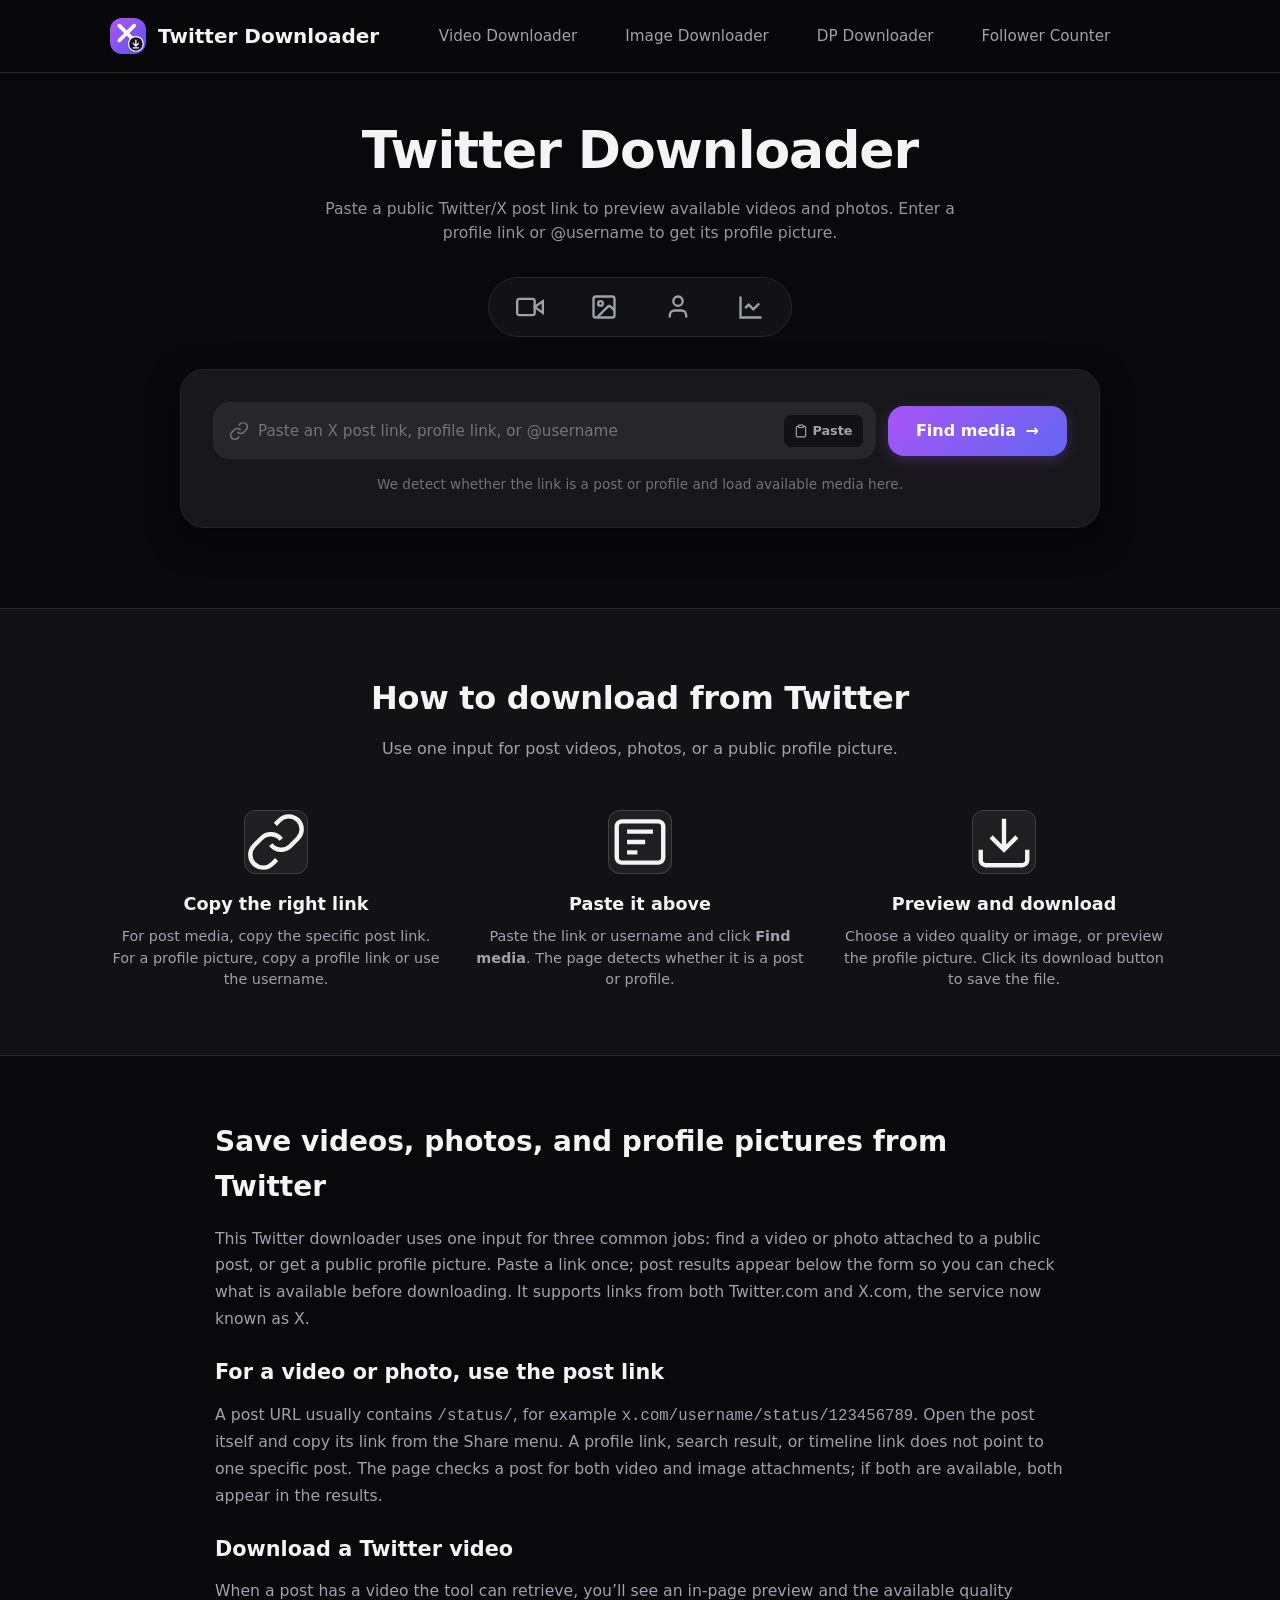
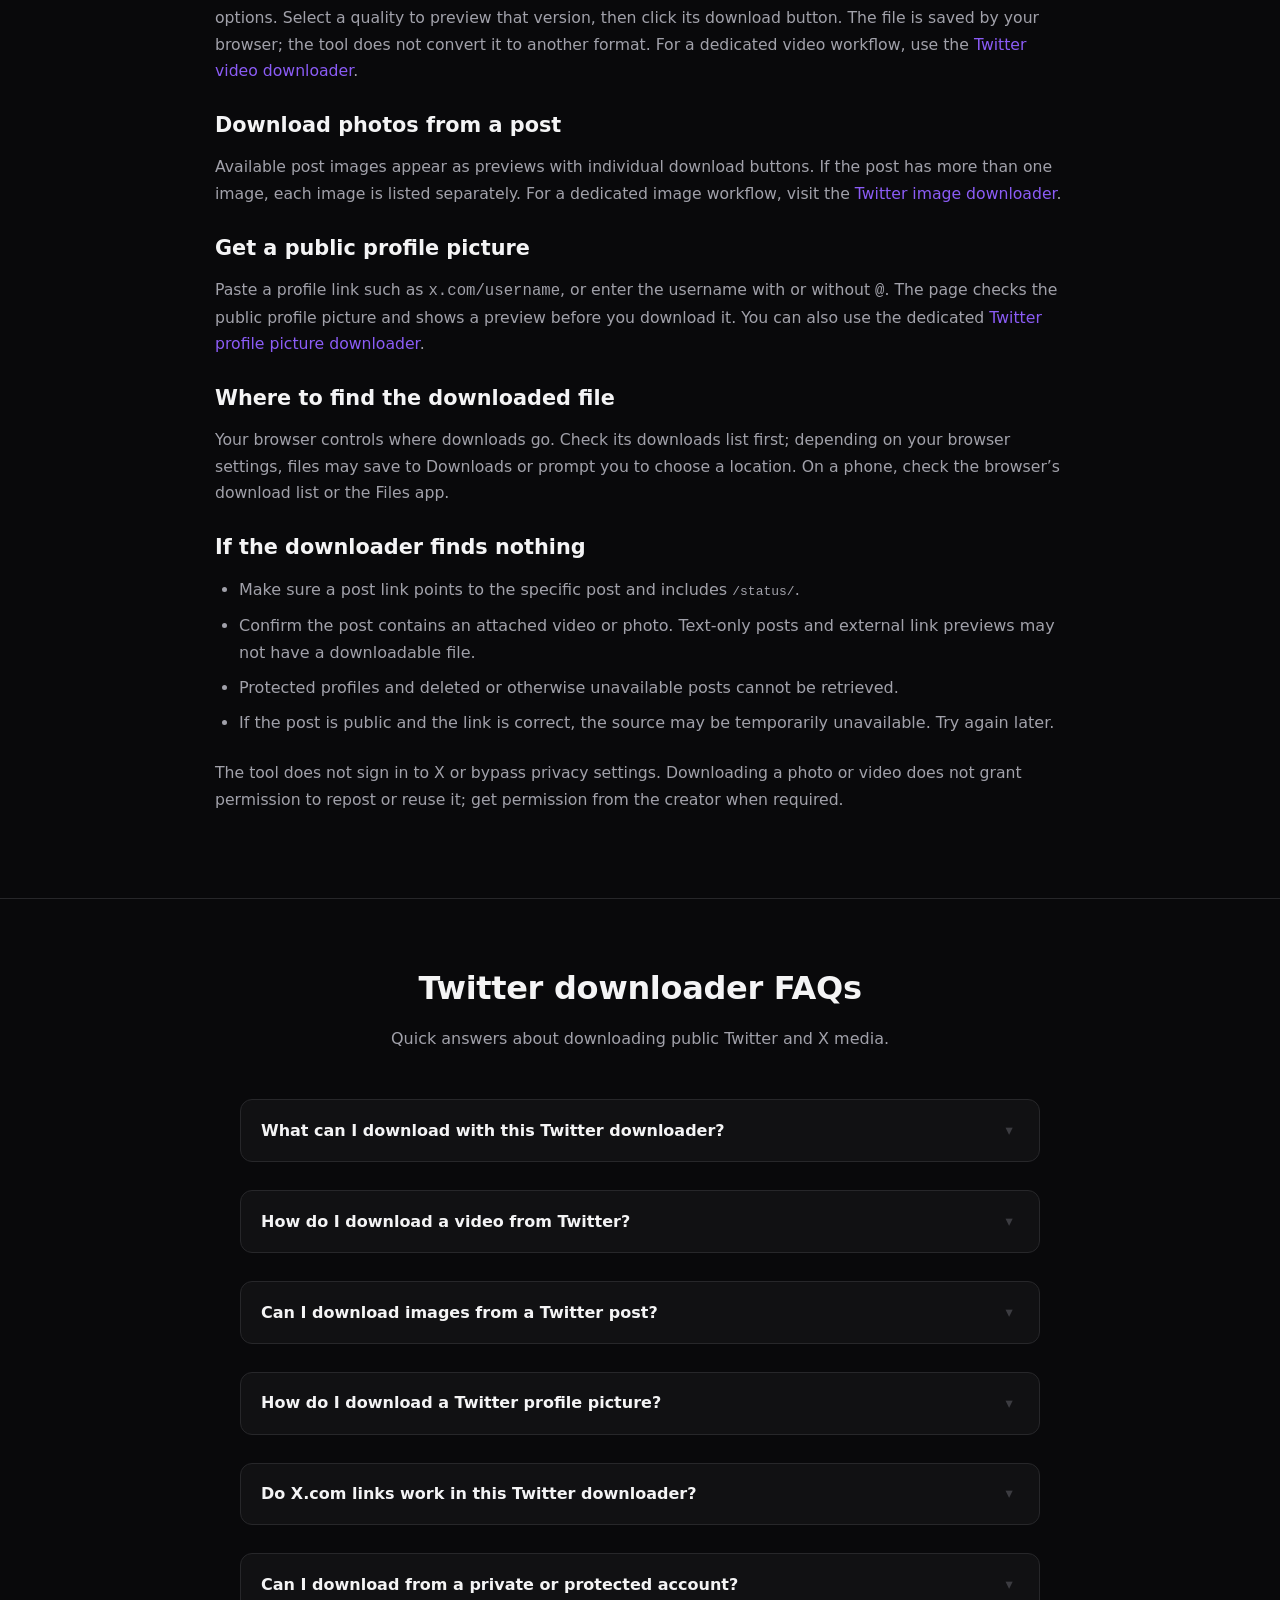
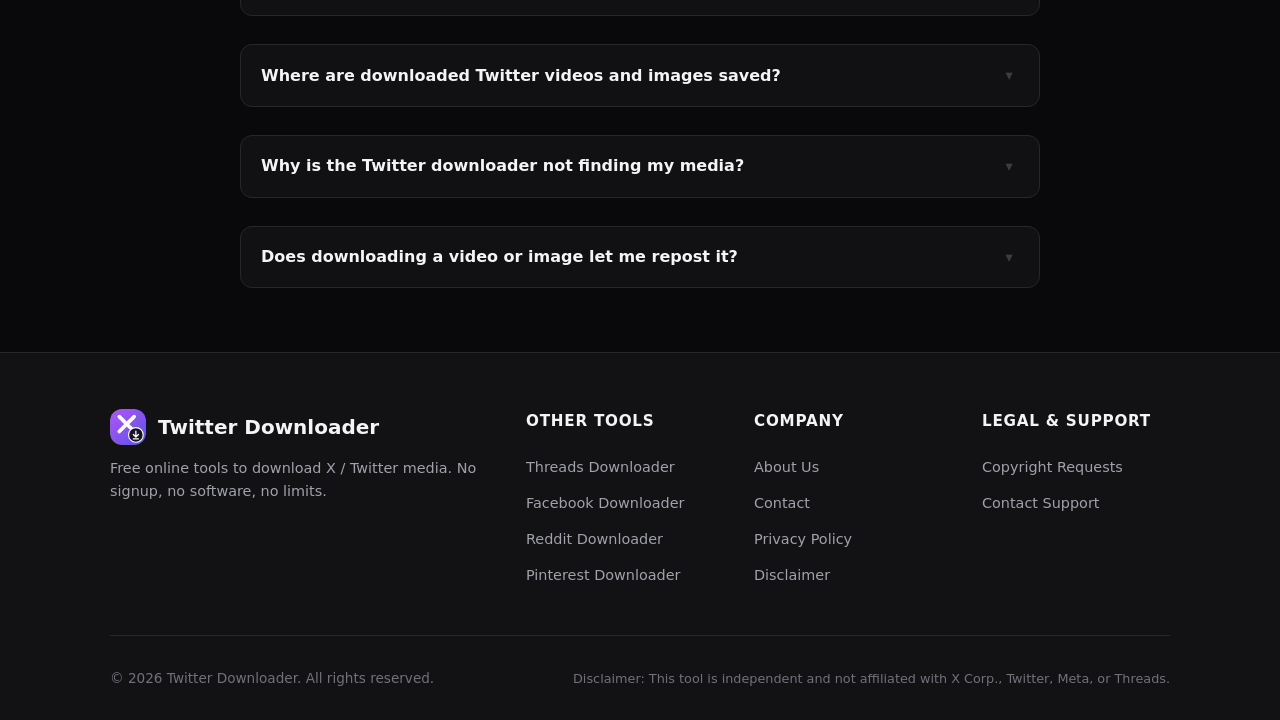
<file: index.html>
<!DOCTYPE html>
<html lang="en">
<head>
  <meta charset="UTF-8" />
  <meta name="viewport" content="width=device-width, initial-scale=1.0" />
  <title>Twitter Downloader - Download Videos, Images &amp; Profile Pictures</title>
  <meta name="description" content="Use this Twitter downloader to save public post videos, images, and profile pictures. Paste a Twitter or X link to preview available media." />
  <meta property="og:title" content="Twitter Downloader - Download Videos, Images &amp; Profile Pictures" />
  <meta property="og:description" content="Paste a public Twitter or X post or profile link to preview and download videos, images, or profile pictures." />
  <meta property="og:site_name" content="Twitter Downloader" />
  <meta name="twitter:card" content="summary" />
  <meta name="twitter:title" content="Twitter Downloader" />
  <meta name="twitter:description" content="Use one input to find public Twitter or X post videos, images, or profile pictures." />
  <meta name="theme-color" content="#09090b" />
  <link rel="canonical" href="https://twitterdownloader.threadsgrab.com/" />
  <script type="application/ld+json">
  {
    "@context": "https://schema.org",
    "@type": "WebSite",
    "@id": "https://twitterdownloader.threadsgrab.com/#website",
    "url": "https://twitterdownloader.threadsgrab.com/",
    "name": "Twitter Downloader"
  }
  </script>
  <link rel="stylesheet" href="romitkrweb.css" />
  <link rel="icon" type="image/svg+xml" href="./favicon.svg" />
  <style>
    .home-help { margin:.9rem 0 0; color:var(--text-muted); font-size:.85rem; }
    .home-error { display:none; margin:1rem auto 0; color:var(--error-text); }
    .results-wrap { max-width:none; margin:1.5rem 0 0; scroll-margin-top:2rem; text-align:left; }
    .results-card { padding:1.25rem; border:1px solid var(--border-color); border-radius:16px; background:var(--bg-surface); }
    .results-card h2 { margin:0 0 .35rem; font-size:1.25rem; }
    .results-subtitle { margin:0 0 1rem; color:var(--text-secondary); overflow-wrap:anywhere; }
    .result-message { padding:1rem; color:var(--text-secondary); }
    .media-group { margin-top:1.25rem; }
    .media-group h3 { margin:0 0 .7rem; font-size:1.05rem; }
    .media-preview { display:block; max-width:100%; max-height:520px; margin:1rem auto; border-radius:12px; background:#000; }
    .video-preview { width:100%; }
    .profile-preview { width:min(320px,100%); height:auto; }
    .result-download { display:inline-flex; margin:.5rem 0; text-decoration:none; }
    .download-list { display:grid; gap:.6rem; }
    .download-row { display:flex; align-items:center; justify-content:space-between; flex-wrap:wrap; gap:1rem; padding:.75rem; border:1px solid var(--border-color); border-radius:10px; cursor:pointer; }
    .download-status { flex-basis:100%; margin:.25rem 0 0; color:var(--success-text); font-size:.85rem; }
    .download-status.download-error { color:var(--error-text); }
    .download-row .btn-primary, .result-image-card .btn-primary { text-decoration:none; white-space:nowrap; }
    .result-image-grid { display:grid; grid-template-columns:repeat(auto-fit,minmax(180px,1fr)); gap:1rem; }
    .result-image-card { overflow:hidden; border:1px solid var(--border-color); border-radius:12px; background:var(--bg-card); }
    .result-image-card img { width:100%; aspect-ratio:1; object-fit:cover; display:block; }
    .result-image-card .btn-primary { display:flex; justify-content:center; margin:.7rem; }
    .index-steps .step-icon { width:4rem; height:4rem; margin:0 auto 1rem; border-radius:var(--radius-md); box-shadow:none; }
    .index-faq .faq-trigger { width:100%; display:flex; align-items:center; justify-content:space-between; gap:1rem; padding:1.1rem 1.25rem; border:0; background:transparent; color:var(--text-primary); font:inherit; font-weight:650; text-align:left; cursor:pointer; }
    .index-faq .faq-trigger .arrow { color:var(--text-muted); transition:transform var(--transition-normal); }
    .index-faq .faq-item.active .faq-trigger .arrow { color:var(--accent-primary); transform:rotate(180deg); }
    .index-faq .faq-content { max-height:0; overflow:hidden; padding:0 1.25rem; transition:max-height .25s ease; }
    .index-faq .faq-content p { margin:0; padding:0 0 1.1rem; color:var(--text-secondary); font-size:.95rem; line-height:1.65; }
    @media(max-width:600px) { .downloader-card { padding:1.25rem; } }
  </style>
</head>
<body>
  <a href="#mainContent" class="skip-link">Skip to main content</a>
  <header class="header" id="siteHeader" role="banner">
    <div class="container header-inner">
      <a href="/" class="logo" id="siteLogo" aria-label="Twitter Downloader - Home">
        <img class="logo-icon" src="./twitter-downloader-icon.svg" alt="" width="40" height="40" />
        <span>Twitter Downloader</span>
      </a>
      <nav class="nav-desktop" id="desktopNav" role="navigation" aria-label="Primary Navigation">
        <a href="/twitter-video-downloader" class="nav-link">Video Downloader</a>
        <a href="/twitter-image-downloader" class="nav-link">Image Downloader</a>
        <a href="/twitter-dp-downloader" class="nav-link">DP Downloader</a>
        <a href="/twitter-follower-counter" class="nav-link">Follower Counter</a>
      </nav>
      <div class="header-actions">
        <button class="hamburger-btn" id="hamburgerBtn" aria-label="Toggle mobile menu" aria-expanded="false" aria-controls="mobileNav">
          <svg xmlns="http://www.w3.org/2000/svg" width="24" height="24" viewBox="0 0 24 24" fill="none" stroke="currentColor" stroke-width="2" aria-hidden="true"><line x1="4" x2="20" y1="12" y2="12"/><line x1="4" x2="20" y1="6" y2="6"/><line x1="4" x2="20" y1="18" y2="18"/></svg>
        </button>
      </div>
    </div>
  </header>
  <nav class="mobile-nav" id="mobileNav" role="navigation" aria-label="Mobile Navigation">
    <a href="/" class="nav-link">Home</a>
    <a href="/twitter-video-downloader" class="nav-link">X Video Downloader</a>
    <a href="/twitter-image-downloader" class="nav-link">X Image Downloader</a>
    <a href="/twitter-dp-downloader" class="nav-link">X DP Downloader</a>
    <a href="/twitter-follower-counter" class="nav-link">Follower Counter</a>
    <a href="/about" class="nav-link">About Us</a>
    <a href="/contact" class="nav-link">Contact</a>
    <a href="/privacy-policy" class="nav-link">Privacy Policy</a>
    <a href="/disclaimer" class="nav-link">Disclaimer</a>
  </nav>

  <main id="mainContent" role="main">
  <section class="hero-section" id="downloader" aria-labelledby="heroHeading">
    <div class="container">
    
      <h1 class="hero-title" id="heroHeading">Twitter Downloader</h1>
      <p class="hero-subtitle hero-subtitle-sm">Paste a public Twitter/X post link to preview available videos and photos. Enter a profile link or @username to get its profile picture.</p>

      <nav class="tool-tabs" id="toolTabs" role="tablist" aria-label="Dedicated X Downloader Tools">
        <a href="/twitter-video-downloader" class="tool-tab" role="tab" aria-label="X Video Downloader" title="Video Downloader">
          <svg xmlns="http://www.w3.org/2000/svg" width="30" height="28" viewBox="0 0 24 24" fill="none" stroke="currentColor" stroke-width="2" aria-hidden="true"><polygon points="23 7 16 12 23 17 23 7"/><rect width="15" height="14" x="1" y="5" rx="2" ry="2"/></svg>
        </a>
        <a href="/twitter-image-downloader" class="tool-tab" role="tab" aria-label="X Image Downloader" title="Image Downloader">
          <svg xmlns="http://www.w3.org/2000/svg" width="30" height="28" viewBox="0 0 24 24" fill="none" stroke="currentColor" stroke-width="2" aria-hidden="true"><rect width="18" height="18" x="3" y="3" rx="2" ry="2"/><circle cx="9" cy="9" r="2"/><path d="m21 15-3.086-3.086a2 2 0 0 0-2.828 0L6 21"/></svg>
        </a>
        <a href="/twitter-dp-downloader" class="tool-tab" role="tab" aria-label="X Profile Picture Downloader" title="Profile Picture Downloader">
          <svg xmlns="http://www.w3.org/2000/svg" width="30" height="28" viewBox="0 0 24 24" fill="none" stroke="currentColor" stroke-width="2" aria-hidden="true"><path d="M19 21v-2a4 4 0 0 0-4-4H9a4 4 0 0 0-4 4v2"/><circle cx="12" cy="7" r="4"/></svg>
        </a>
        <a href="/twitter-follower-counter" class="tool-tab" role="tab" aria-label="X Follower Counter" title="Follower Counter">
          <svg xmlns="http://www.w3.org/2000/svg" width="28" height="28" viewBox="0 0 24 24" fill="none" stroke="currentColor" stroke-width="2" aria-hidden="true"><path d="M3 3v18h18"/><path d="m19 9-5 5-4-4-3 3"/></svg>
        </a>
      </nav>

      <div class="downloader-card" id="downloaderCard">
        <form id="homeForm" autocomplete="off">
          <div class="input-group">
            <div class="url-input-wrapper">
              <label for="mediaUrl" class="visually-hidden">X post URL, profile URL, or username</label>
              <svg class="input-icon" xmlns="http://www.w3.org/2000/svg" viewBox="0 0 24 24" fill="none" stroke="currentColor" stroke-width="2" aria-hidden="true"><path d="M10 13a5 5 0 0 0 7.54.54l3-3a5 5 0 0 0-7.07-7.07l-1.72 1.71"/><path d="M14 11a5 5 0 0 0-7.54-.54l-3 3a5 5 0 0 0 7.07 7.07l1.71-1.71"/></svg>
              <input id="mediaUrl" class="url-input" type="text" placeholder="Paste a Twitter/X post or profile link, or @username" autocomplete="url" spellcheck="false" required />
              <button type="button" id="pasteInputBtn" class="paste-btn" aria-label="Paste from clipboard">
                <svg xmlns="http://www.w3.org/2000/svg" width="14" height="14" viewBox="0 0 24 24" fill="none" stroke="currentColor" stroke-width="2" aria-hidden="true"><path d="M16 4h2a2 2 0 0 1 2 2v14a2 2 0 0 1-2 2H6a2 2 0 0 1-2-2V6a2 2 0 0 1 2-2h2"/><rect x="8" y="2" width="8" height="4" rx="1" ry="1"/></svg>
                Paste
              </button>
            </div>
            <button class="btn-primary" type="submit" id="submitBtn"><span id="submitLabel">Find media</span><span aria-hidden="true"> →</span></button>
          </div>
          <p class="home-help" id="inputHint">We detect whether the link is a post or profile and load available media here.</p>
          <p class="home-error" id="formError" role="alert"></p>
        </form>
        <section id="downloadResults" class="results-wrap" aria-live="polite" hidden></section>
        <iframe name="downloadFrame" title="Download file" hidden></iframe>
      </div>
    </div>
  </section>
<section class="steps-section index-steps" id="how-to-download" aria-labelledby="stepsHeading">
  <div class="container">
    <div class="section-header">
      <h2 class="section-title" id="stepsHeading">How to download from Twitter</h2>
      <p class="section-subtitle">Use one input for post videos, photos, or a public profile picture.</p>
    </div>
    <div class="steps-grid">
      <article class="step-card">
        <div class="step-icon" aria-hidden="true"><svg xmlns="http://www.w3.org/2000/svg" viewBox="0 0 24 24" fill="none" stroke="currentColor" stroke-width="1.7"><path d="M10 13a5 5 0 0 0 7.54.54l3-3a5 5 0 0 0-7.07-7.07l-1.72 1.71"/><path d="M14 11a5 5 0 0 0-7.54-.54l-3 3a5 5 0 0 0 7.07 7.07l1.71-1.71"/></svg></div>
        <h3>Copy the right link</h3>
        <p>For post media, copy the specific post link. For a profile picture, copy a profile link or use the username.</p>
      </article>
      <article class="step-card">
        <div class="step-icon" aria-hidden="true"><svg xmlns="http://www.w3.org/2000/svg" viewBox="0 0 24 24" fill="none" stroke="currentColor" stroke-width="1.7"><rect x="3" y="4" width="18" height="16" rx="2"/><path d="M7 8h10M7 12h7M7 16h4"/></svg></div>
        <h3>Paste it above</h3>
        <p>Paste the link or username and click <strong>Find media</strong>. The page detects whether it is a post or profile.</p>
      </article>
      <article class="step-card">
        <div class="step-icon" aria-hidden="true"><svg xmlns="http://www.w3.org/2000/svg" viewBox="0 0 24 24" fill="none" stroke="currentColor" stroke-width="1.7"><path d="M21 15v4a2 2 0 0 1-2 2H5a2 2 0 0 1-2-2v-4"/><path d="m7 10 5 5 5-5M12 15V3"/></svg></div>
        <h3>Preview and download</h3>
        <p>Choose a video quality or image, or preview the profile picture. Click its download button to save the file.</p>
      </article>
    </div>
  </div>
</section>

<section class="info-section" aria-labelledby="infoHeading">
  <div class="container">
    <article class="info-content">
      <h2 id="infoHeading">Save videos, photos, and profile pictures from Twitter</h2>
      <p>This Twitter downloader uses one input for three common jobs: find a video or photo attached to a public post, or get a public profile picture. Paste a link once; post results appear below the form so you can check what is available before downloading. It supports links from both Twitter.com and X.com, the service now known as X.</p>

      <h3>For a video or photo, use the post link</h3>
      <p>A post URL usually contains <code>/status/</code>, for example <code>x.com/username/status/123456789</code>. Open the post itself and copy its link from the Share menu. A profile link, search result, or timeline link does not point to one specific post. The page checks a post for both video and image attachments; if both are available, both appear in the results.</p>

      <h3>Download a Twitter video</h3>
      <p>When a post has a video the tool can retrieve, you’ll see an in-page preview and the available quality options. Select a quality to preview that version, then click its download button. The file is saved by your browser; the tool does not convert it to another format. For a dedicated video workflow, use the <a href="/twitter-video-downloader">Twitter video downloader</a>.</p>

      <h3>Download photos from a post</h3>
      <p>Available post images appear as previews with individual download buttons. If the post has more than one image, each image is listed separately. For a dedicated image workflow, visit the <a href="/twitter-image-downloader">Twitter image downloader</a>.</p>

      <h3>Get a public profile picture</h3>
      <p>Paste a profile link such as <code>x.com/username</code>, or enter the username with or without <code>@</code>. The page checks the public profile picture and shows a preview before you download it. You can also use the dedicated <a href="/twitter-dp-downloader">Twitter profile picture downloader</a>.</p>

      <h3>Where to find the downloaded file</h3>
      <p>Your browser controls where downloads go. Check its downloads list first; depending on your browser settings, files may save to Downloads or prompt you to choose a location. On a phone, check the browser’s download list or the Files app.</p>

      <h3>If the downloader finds nothing</h3>
      <ul>
        <li>Make sure a post link points to the specific post and includes <code>/status/</code>.</li>
        <li>Confirm the post contains an attached video or photo. Text-only posts and external link previews may not have a downloadable file.</li>
        <li>Protected profiles and deleted or otherwise unavailable posts cannot be retrieved.</li>
        <li>If the post is public and the link is correct, the source may be temporarily unavailable. Try again later.</li>
      </ul>
      <p>The tool does not sign in to X or bypass privacy settings. Downloading a photo or video does not grant permission to repost or reuse it; get permission from the creator when required.</p>
    </article>
  </div>
</section>

<section class="faq-section index-faq" id="faqs" aria-labelledby="faqHeading">
  <div class="container">
    <div class="section-header">
      <h2 class="section-title" id="faqHeading">Twitter downloader FAQs</h2>
      <p class="section-subtitle">Quick answers about downloading public Twitter and X media.</p>
    </div>
    <div class="faq-list">
      <div class="xdl-faq-item faq-item">
        <button type="button" class="faq-trigger"><span>What can I download with this Twitter downloader?</span><span class="arrow" aria-hidden="true">&#9662;</span></button>
        <div class="faq-content"><p>Paste a public post link to check for downloadable videos and images. Paste a public profile link or username to get its profile picture. Results that are available appear on this page.</p></div>
      </div>
      <div class="xdl-faq-item faq-item">
        <button type="button" class="faq-trigger"><span>How do I download a video from Twitter?</span><span class="arrow" aria-hidden="true">&#9662;</span></button>
        <div class="faq-content"><p>Copy the link to the specific public post, paste it into the box, and click <strong>Find media</strong>. If a video is available, preview it, choose a listed quality, and click its download button.</p></div>
      </div>
      <div class="xdl-faq-item faq-item">
        <button type="button" class="faq-trigger"><span>Can I download images from a Twitter post?</span><span class="arrow" aria-hidden="true">&#9662;</span></button>
        <div class="faq-content"><p>Yes. Paste the post link and the page checks for both videos and images. Available images appear with individual previews and download buttons.</p></div>
      </div>
      <div class="xdl-faq-item faq-item">
        <button type="button" class="faq-trigger"><span>How do I download a Twitter profile picture?</span><span class="arrow" aria-hidden="true">&#9662;</span></button>
        <div class="faq-content"><p>Enter a public profile link, such as <code>x.com/username</code>, or type the username with or without <code>@</code>. Preview the picture, then choose its download button.</p></div>
      </div>
      <div class="xdl-faq-item faq-item">
        <button type="button" class="faq-trigger"><span>Do X.com links work in this Twitter downloader?</span><span class="arrow" aria-hidden="true">&#9662;</span></button>
        <div class="faq-content"><p>Yes. Public links from both <code>x.com</code> and <code>twitter.com</code> work. For post media, use the link to the specific post, usually with <code>/status/</code> in the address.</p></div>
      </div>
      <div class="xdl-faq-item faq-item">
        <button type="button" class="faq-trigger"><span>Can I download from a private or protected account?</span><span class="arrow" aria-hidden="true">&#9662;</span></button>
        <div class="faq-content"><p>No. The tool only checks publicly accessible posts and profiles. It does not sign in to X or bypass privacy settings.</p></div>
      </div>
      <div class="xdl-faq-item faq-item">
        <button type="button" class="faq-trigger"><span>Where are downloaded Twitter videos and images saved?</span><span class="arrow" aria-hidden="true">&#9662;</span></button>
        <div class="faq-content"><p>Your browser saves files to its configured download location or asks you where to save them. Check the browser’s downloads list or your device’s Files app if you can’t find a file.</p></div>
      </div>
      <div class="xdl-faq-item faq-item">
        <button type="button" class="faq-trigger"><span>Why is the Twitter downloader not finding my media?</span><span class="arrow" aria-hidden="true">&#9662;</span></button>
        <div class="faq-content"><p>Check that you pasted the specific post link and that the post is public and contains an attached video or image. Private, deleted, unsupported, or temporarily unavailable media may not appear.</p></div>
      </div>
      <div class="xdl-faq-item faq-item">
        <button type="button" class="faq-trigger"><span>Does downloading a video or image let me repost it?</span><span class="arrow" aria-hidden="true">&#9662;</span></button>
        <div class="faq-content"><p>No. Downloading a copy does not grant reuse rights. Get permission from the creator before reposting or using the media when required.</p></div>
      </div>
    </div>
  </div>
</section>
</main>

  <footer class="footer" role="contentinfo">
    <div class="container">
      <div class="footer-grid">
        <div class="footer-col">
          <a href="/" class="logo" aria-label="Twitter Downloader Home">
            <img class="logo-icon" src="./twitter-downloader-icon.svg" alt="Twitter Downloader Logo" width="40" height="40" loading="lazy" decoding="async" />
            <span>Twitter Downloader</span>
          </a>
          <p>Free online tools to download X / Twitter media. No signup, no software, no limits.</p>
        </div>
        <div class="footer-col">
          <h4>Other Tools</h4>
          <ul class="footer-links">
            <li><a href="https://threadsgrab.com/">Threads Downloader</a></li>
            <li><a href="https://fbviddl.com/">Facebook Downloader</a></li>
            <li><a href="https://reditgrab.com/">Reddit Downloader</a></li>
            <li><a href="https://pinviddl.com/">Pinterest Downloader</a></li>
          </ul>
        </div>
        <div class="footer-col">
          <h4>Company</h4>
          <ul class="footer-links">
            <li><a href="/about">About Us</a></li>
            <li><a href="/contact">Contact</a></li>
            <li><a href="/privacy-policy">Privacy Policy</a></li>
            <li><a href="/disclaimer">Disclaimer</a></li>
          </ul>
        </div>
        <div class="footer-col">
          <h4>Legal &amp; Support</h4>
          <ul class="footer-links">
            <li><a href="/disclaimer">Copyright Requests</a></li>
            <li><a href="mailto:contact.themistero@gmail.com" class="footer-link-email">Contact Support</a></li>
          </ul>
        </div>
      </div>
      <div class="footer-bottom">
        <div>&copy; 2026 Twitter Downloader. All rights reserved.</div>
        <div class="footer-disclaimer-note">Disclaimer: This tool is independent and not affiliated with X Corp., Twitter, Meta, or Threads.</div>
      </div>
    </div>
  </footer>
  <script src="index.js"></script>
  <script src="romitp.js"></script>
</body>
</html>
</file>
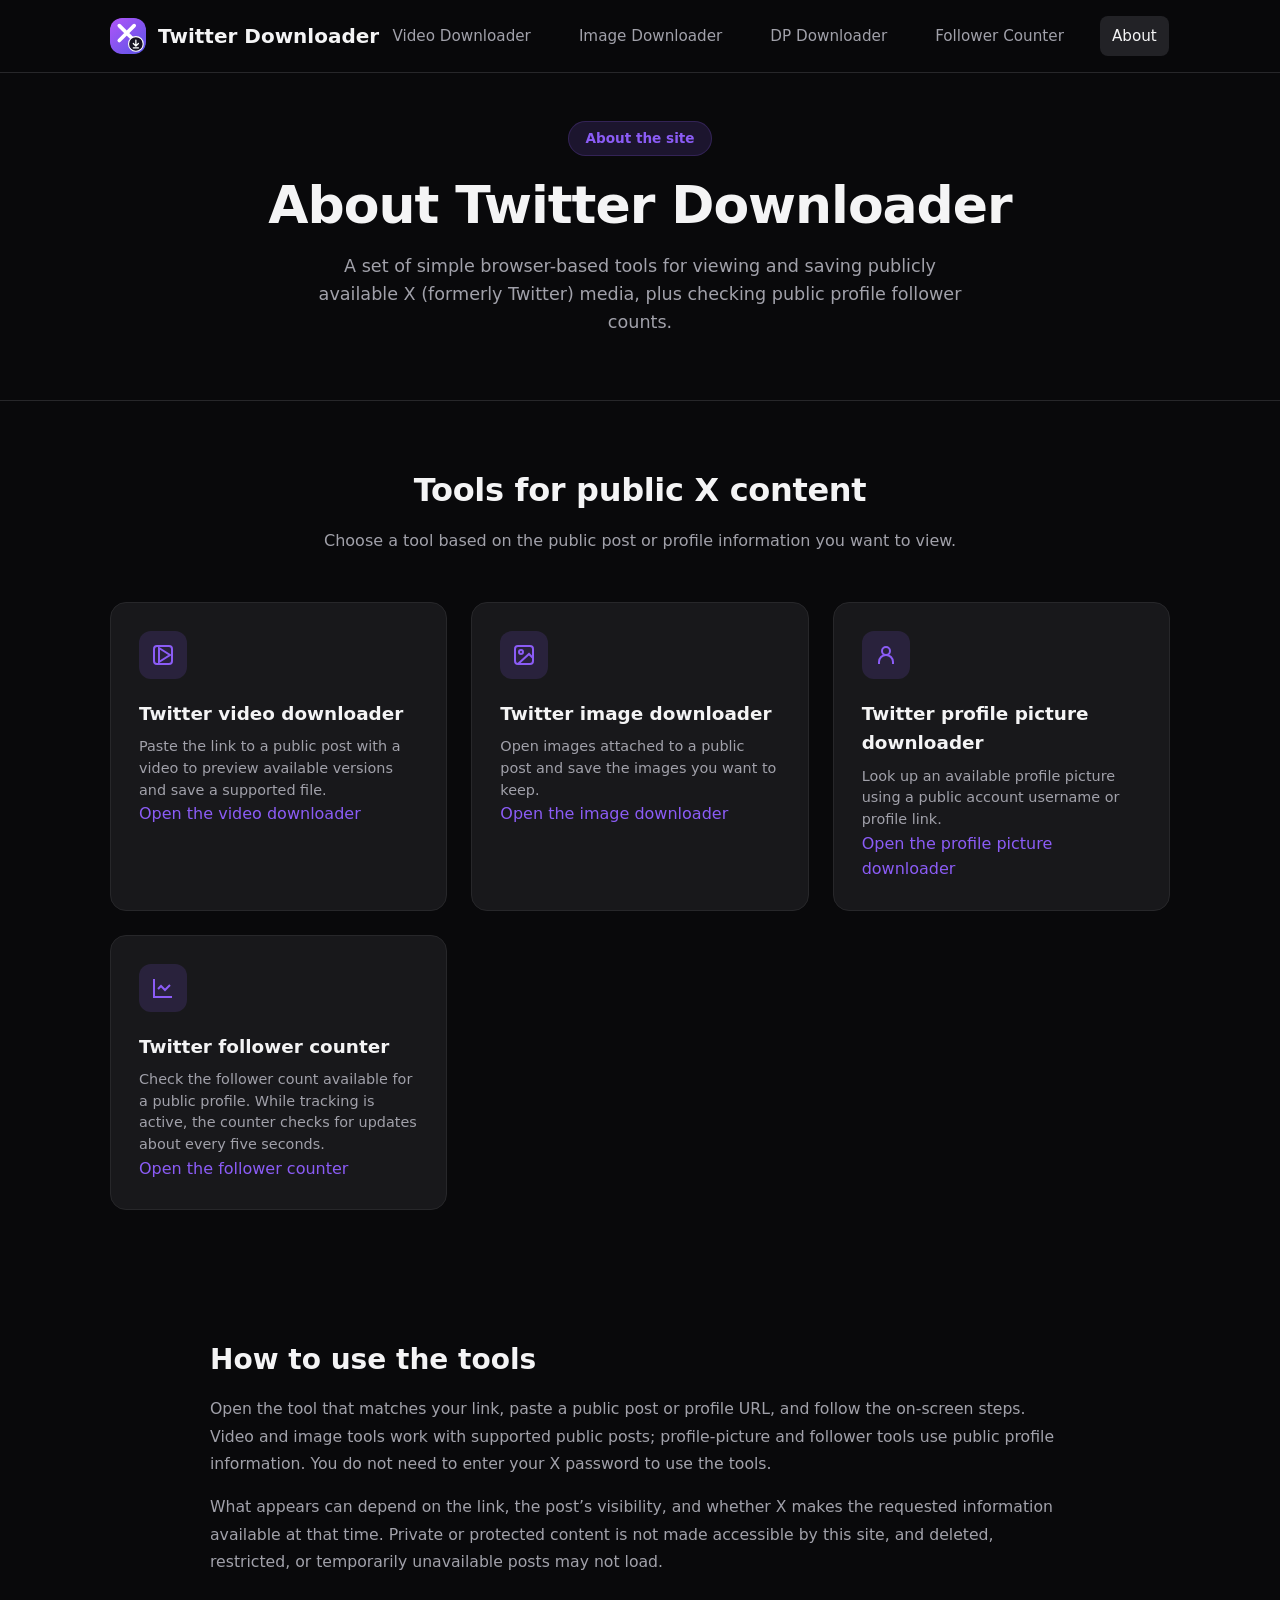
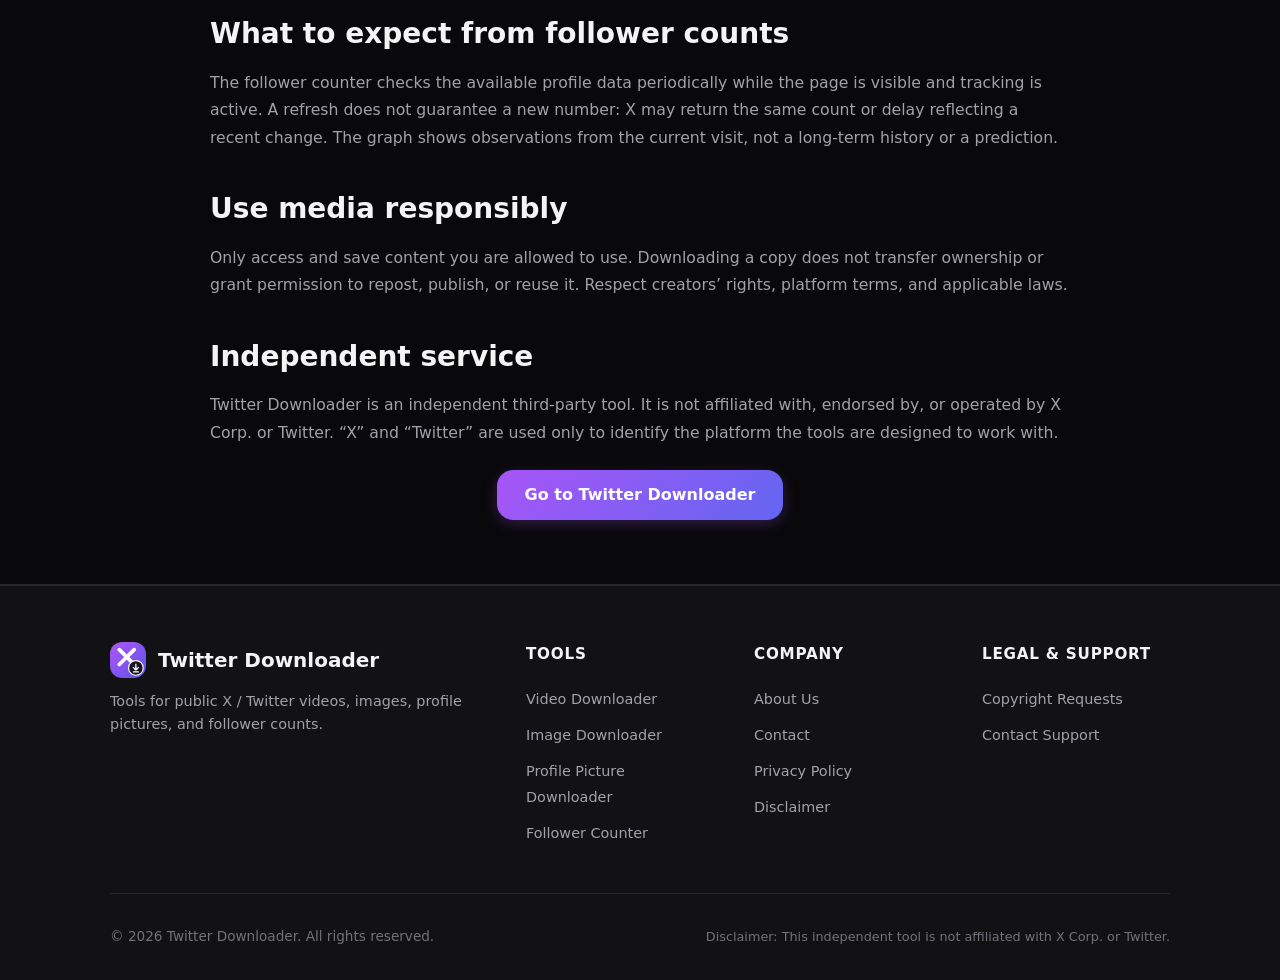
<file: about.html>
<!doctype html>
<html lang="en">
<head>
  <meta charset="UTF-8" />
  <meta name="viewport" content="width=device-width, initial-scale=1.0" />
  <title>About Twitter Downloader | Tools for Public X Media</title>
  <meta name="description" content="Learn about Twitter Downloader, its browser-based tools for public X videos, images, profile pictures, and follower counts, and their limitations." />
  <meta name="robots" content="index,follow" />
  <meta name="author" content="Twitter Downloader" />
  <link rel="canonical" href="https://twitterdownloader.threadsgrab.com/about" />
  <meta name="theme-color" content="#09090b" />
  <meta property="og:type" content="website" />
  <meta property="og:url" content="https://twitterdownloader.threadsgrab.com/about" />
  <meta property="og:title" content="About Twitter Downloader" />
  <meta property="og:description" content="What the Twitter Downloader tools do, how they work, and what to expect when checking public X content." />
  <meta property="og:site_name" content="Twitter Downloader" />
  <link rel="icon" type="image/svg+xml" href="./favicon.svg" />
  <script type="application/ld+json">
  {
    "@context": "https://schema.org",
    "@type": "AboutPage",
    "name": "About Twitter Downloader",
    "url": "https://twitterdownloader.threadsgrab.com/about",
    "description": "Information about Twitter Downloader, its browser-based tools, and their limitations.",
    "isPartOf": {
      "@id": "https://twitterdownloader.threadsgrab.com/#website"
    }
  }
  </script>
  <link rel="stylesheet" href="./romitkrweb.css" />
  <style>
    .about-copy { max-width: 860px; margin: 0 auto; }
    .about-copy h2 { margin: 2.25rem 0 .75rem; font-size: clamp(1.35rem, 2.4vw, 1.75rem); }
    .about-copy h2:first-child { margin-top: 0; }
    .about-copy p, .about-copy li { color: var(--text-secondary); line-height: 1.75; }
    .about-copy p { margin: 0 0 1rem; }
    .about-copy ul { margin: 0 0 1.1rem; padding-left: 1.25rem; }
    .about-copy li { padding-left: .2rem; margin: .35rem 0; }
    .about-actions { display:flex; justify-content:center; flex-wrap:wrap; gap:.75rem; margin-top:1.5rem; }
  </style>
</head>
<body>
  <a href="#mainContent" class="skip-link">Skip to main content</a>
  <header class="header" id="siteHeader" role="banner">
    <div class="container header-inner">
      <a href="/" class="logo" aria-label="Twitter Downloader home">
        <img class="logo-icon" src="./twitter-downloader-icon.svg" alt="" width="40" height="40" />
        <span>Twitter Downloader</span>
      </a>
      <nav class="nav-desktop" aria-label="Primary Navigation">
        <a href="/twitter-video-downloader" class="nav-link">Video Downloader</a>
        <a href="/twitter-image-downloader" class="nav-link">Image Downloader</a>
        <a href="/twitter-dp-downloader" class="nav-link">DP Downloader</a>
        <a href="/twitter-follower-counter" class="nav-link">Follower Counter</a>
        <a href="/about" class="nav-link active" aria-current="page">About</a>
      </nav>
      <div class="header-actions">
        <button class="hamburger-btn" id="hamburgerBtn" type="button" aria-label="Toggle mobile menu" aria-expanded="false" aria-controls="mobileNav">
          <svg xmlns="http://www.w3.org/2000/svg" width="24" height="24" viewBox="0 0 24 24" fill="none" stroke="currentColor" stroke-width="2" aria-hidden="true"><line x1="4" x2="20" y1="12" y2="12"/><line x1="4" x2="20" y1="6" y2="6"/><line x1="4" x2="20" y1="18" y2="18"/></svg>
        </button>
      </div>
    </div>
  </header>
  <nav class="mobile-nav" id="mobileNav" aria-label="Mobile Navigation">
    <a href="/" class="nav-link">Home</a>
    <a href="/twitter-video-downloader" class="nav-link">Video Downloader</a>
    <a href="/twitter-image-downloader" class="nav-link">Image Downloader</a>
    <a href="/twitter-dp-downloader" class="nav-link">DP Downloader</a>
    <a href="/twitter-follower-counter" class="nav-link">Follower Counter</a>
    <a href="/about" class="nav-link active" aria-current="page">About Us</a>
  </nav>

  <main id="mainContent" role="main">
    <section class="hero-section" aria-labelledby="aboutHeading">
      <div class="container">
        <span class="hero-pill">About the site</span>
        <h1 class="hero-title" id="aboutHeading">About Twitter Downloader</h1>
        <p class="hero-subtitle">A set of simple browser-based tools for viewing and saving publicly available X (formerly Twitter) media, plus checking public profile follower counts.</p>
      </div>
    </section>

    <section class="features-section" aria-labelledby="toolsHeading">
      <div class="container">
        <div class="section-header">
          <h2 class="section-title" id="toolsHeading">Tools for public X content</h2>
          <p class="section-subtitle">Choose a tool based on the public post or profile information you want to view.</p>
        </div>
        <div class="feature-grid">
          <article class="feature-card">
            <div class="feature-icon" aria-hidden="true"><svg viewBox="0 0 24 24" fill="none" stroke="currentColor" stroke-width="2"><path d="m8 5 11 7-11 7V5Z"/><rect x="3" y="3" width="18" height="18" rx="3"/></svg></div>
            <h3>Twitter video downloader</h3>
            <p>Paste the link to a public post with a video to preview available versions and save a supported file.</p>
            <a class="footer-link" href="/twitter-video-downloader">Open the video downloader</a>
          </article>
          <article class="feature-card">
            <div class="feature-icon" aria-hidden="true"><svg viewBox="0 0 24 24" fill="none" stroke="currentColor" stroke-width="2"><rect x="3" y="3" width="18" height="18" rx="3"/><circle cx="9" cy="9" r="2"/><path d="m21 15-4-4L6 21"/></svg></div>
            <h3>Twitter image downloader</h3>
            <p>Open images attached to a public post and save the images you want to keep.</p>
            <a class="footer-link" href="/twitter-image-downloader">Open the image downloader</a>
          </article>
          <article class="feature-card">
            <div class="feature-icon" aria-hidden="true"><svg viewBox="0 0 24 24" fill="none" stroke="currentColor" stroke-width="2"><circle cx="12" cy="8" r="4"/><path d="M5 21v-2a7 7 0 0 1 14 0v2"/></svg></div>
            <h3>Twitter profile picture downloader</h3>
            <p>Look up an available profile picture using a public account username or profile link.</p>
            <a class="footer-link" href="/twitter-dp-downloader">Open the profile picture downloader</a>
          </article>
          <article class="feature-card">
            <div class="feature-icon" aria-hidden="true"><svg viewBox="0 0 24 24" fill="none" stroke="currentColor" stroke-width="2"><path d="M3 3v18h18"/><path d="m19 9-5 5-4-4-3 3"/></svg></div>
            <h3>Twitter follower counter</h3>
            <p>Check the follower count available for a public profile. While tracking is active, the counter checks for updates about every five seconds.</p>
            <a class="footer-link" href="/twitter-follower-counter">Open the follower counter</a>
          </article>
        </div>
      </div>
    </section>

    <section class="info-section" aria-labelledby="howHeading">
      <div class="container">
        <div class="info-content about-copy">
          <h2 id="howHeading">How to use the tools</h2>
          <p>Open the tool that matches your link, paste a public post or profile URL, and follow the on-screen steps. Video and image tools work with supported public posts; profile-picture and follower tools use public profile information. You do not need to enter your X password to use the tools.</p>
          <p>What appears can depend on the link, the post’s visibility, and whether X makes the requested information available at that time. Private or protected content is not made accessible by this site, and deleted, restricted, or temporarily unavailable posts may not load.</p>

          <h2>What to expect from follower counts</h2>
          <p>The follower counter checks the available profile data periodically while the page is visible and tracking is active. A refresh does not guarantee a new number: X may return the same count or delay reflecting a recent change. The graph shows observations from the current visit, not a long-term history or a prediction.</p>

          <h2>Use media responsibly</h2>
          <p>Only access and save content you are allowed to use. Downloading a copy does not transfer ownership or grant permission to repost, publish, or reuse it. Respect creators’ rights, platform terms, and applicable laws.</p>

          <h2>Independent service</h2>
          <p>Twitter Downloader is an independent third-party tool. It is not affiliated with, endorsed by, or operated by X Corp. or Twitter. “X” and “Twitter” are used only to identify the platform the tools are designed to work with.</p>
          <div class="about-actions">
            <a href="/" class="btn-primary">Go to Twitter Downloader</a>
          </div>
        </div>
      </div>
    </section>
  </main>

  <footer class="footer" role="contentinfo">
    <div class="container">
      <div class="footer-grid">
        <div class="footer-col">
          <a href="/" class="logo" aria-label="Twitter Downloader home">
            <img class="logo-icon" src="./twitter-downloader-icon.svg" alt="" width="40" height="40" loading="lazy" decoding="async" />
            <span>Twitter Downloader</span>
          </a>
          <p>Tools for public X / Twitter videos, images, profile pictures, and follower counts.</p>
        </div>
        <div class="footer-col">
          <h4>Tools</h4>
          <ul class="footer-links">
            <li><a href="/twitter-video-downloader">Video Downloader</a></li>
            <li><a href="/twitter-image-downloader">Image Downloader</a></li>
            <li><a href="/twitter-dp-downloader">Profile Picture Downloader</a></li>
            <li><a href="/twitter-follower-counter">Follower Counter</a></li>
          </ul>
        </div>
        <div class="footer-col">
          <h4>Company</h4>
          <ul class="footer-links">
            <li><a href="/about" aria-current="page">About Us</a></li>
            <li><a href="/contact">Contact</a></li>
            <li><a href="/privacy-policy">Privacy Policy</a></li>
            <li><a href="/disclaimer">Disclaimer</a></li>
          </ul>
        </div>
        <div class="footer-col">
          <h4>Legal &amp; Support</h4>
          <ul class="footer-links">
            <li><a href="/disclaimer">Copyright Requests</a></li>
            <li><a href="mailto:contact.themistero@gmail.com" class="footer-link-email">Contact Support</a></li>
          </ul>
        </div>
      </div>
      <div class="footer-bottom">
        <div>&copy; 2026 Twitter Downloader. All rights reserved.</div>
        <div class="footer-disclaimer-note">Disclaimer: This independent tool is not affiliated with X Corp. or Twitter.</div>
      </div>
    </div>
  </footer>

  <script>
    (function () {
      const button = document.getElementById('hamburgerBtn');
      const nav = document.getElementById('mobileNav');
      if (!button || !nav) return;
      button.addEventListener('click', function () {
        const open = nav.classList.toggle('open');
        button.setAttribute('aria-expanded', String(open));
        document.body.style.overflow = open ? 'hidden' : '';
      });
      nav.querySelectorAll('a').forEach(function (link) {
        link.addEventListener('click', function () {
          nav.classList.remove('open');
          button.setAttribute('aria-expanded', 'false');
          document.body.style.overflow = '';
        });
      });
      document.addEventListener('keydown', function (event) {
        if (event.key === 'Escape') {
          nav.classList.remove('open');
          button.setAttribute('aria-expanded', 'false');
          document.body.style.overflow = '';
        }
      });
    })();
  </script>
</body>
</html>
</file>
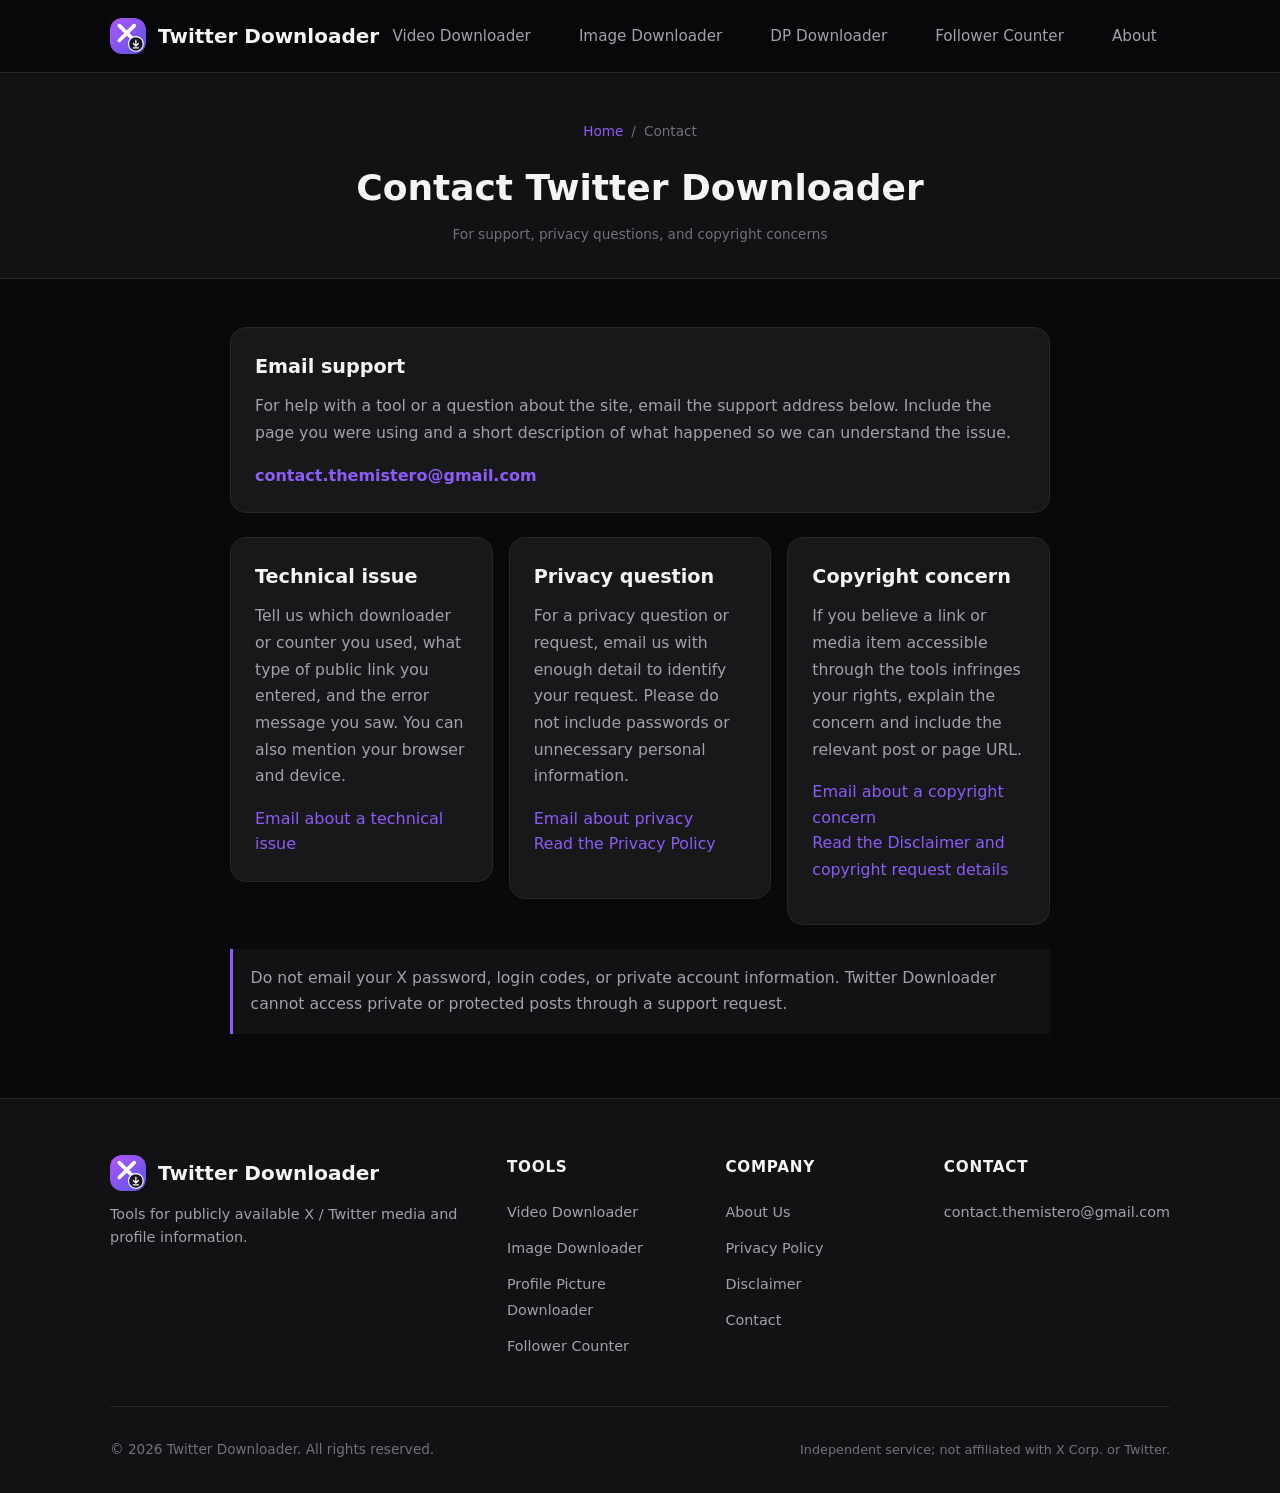
<file: contact.html>
<!doctype html>
<html lang="en">
<head>
  <meta charset="UTF-8" />
  <meta name="viewport" content="width=device-width, initial-scale=1.0" />
  <title>Contact Twitter Downloader Support</title>
  <meta name="description" content="Contact Twitter Downloader for technical help, privacy questions, or copyright concerns about the public X media tools." />
  <meta name="robots" content="index,follow" />
  <meta name="author" content="Twitter Downloader" />
  <link rel="canonical" href="https://twitterdownloader.threadsgrab.com/contact" />
  <meta name="theme-color" content="#09090b" />
  <meta property="og:type" content="website" />
  <meta property="og:url" content="https://twitterdownloader.threadsgrab.com/contact" />
  <meta property="og:title" content="Contact Twitter Downloader Support" />
  <meta property="og:description" content="Get in touch about technical issues, privacy requests, or copyright concerns." />
  <meta property="og:site_name" content="Twitter Downloader" />
  <link rel="icon" type="image/svg+xml" href="./favicon.svg" />
  <link rel="stylesheet" href="./romitkrweb.css" />
  <style>
    .contact-copy { max-width: 820px; margin: 0 auto; }
    .contact-card { padding: 1.5rem; border: 1px solid var(--border-color); border-radius: var(--radius-lg); background: var(--bg-card); }
    .contact-card h2 { margin: 0 0 .65rem; font-size: 1.2rem; }
    .contact-card p { margin: 0 0 1rem; color: var(--text-secondary); line-height: 1.7; }
    .contact-grid { display: grid; grid-template-columns: repeat(auto-fit,minmax(230px,1fr)); gap: 1rem; margin-top: 1.5rem; }
    .contact-email { display: inline-flex; align-items: center; gap: .55rem; font-weight: 650; overflow-wrap: anywhere; }
    .contact-note { margin-top: 1.5rem; padding: 1rem 1.1rem; border-left: 3px solid var(--accent-primary); background: var(--bg-surface); color: var(--text-secondary); line-height: 1.65; }
  </style>
</head>
<body>
  <a href="#mainContent" class="skip-link">Skip to main content</a>
  <header class="header" role="banner">
    <div class="container header-inner">
      <a href="/" class="logo" aria-label="Twitter Downloader home">
        <img class="logo-icon" src="./twitter-downloader-icon.svg" alt="" width="40" height="40" />
        <span>Twitter Downloader</span>
      </a>
      <nav class="nav-desktop" aria-label="Primary Navigation">
        <a href="/twitter-video-downloader" class="nav-link">Video Downloader</a>
        <a href="/twitter-image-downloader" class="nav-link">Image Downloader</a>
        <a href="/twitter-dp-downloader" class="nav-link">DP Downloader</a>
        <a href="/twitter-follower-counter" class="nav-link">Follower Counter</a>
        <a href="/about" class="nav-link">About</a>
      </nav>
      <div class="header-actions">
        <button class="hamburger-btn" id="hamburgerBtn" type="button" aria-label="Toggle mobile menu" aria-expanded="false" aria-controls="mobileNav">
          <svg xmlns="http://www.w3.org/2000/svg" width="24" height="24" viewBox="0 0 24 24" fill="none" stroke="currentColor" stroke-width="2" aria-hidden="true"><line x1="4" x2="20" y1="12" y2="12"/><line x1="4" x2="20" y1="6" y2="6"/><line x1="4" x2="20" y1="18" y2="18"/></svg>
        </button>
      </div>
    </div>
  </header>
  <nav class="mobile-nav" id="mobileNav" aria-label="Mobile Navigation">
    <a href="/" class="nav-link">Home</a>
    <a href="/twitter-video-downloader" class="nav-link">Video Downloader</a>
    <a href="/twitter-image-downloader" class="nav-link">Image Downloader</a>
    <a href="/twitter-dp-downloader" class="nav-link">DP Downloader</a>
    <a href="/twitter-follower-counter" class="nav-link">Follower Counter</a>
    <a href="/about" class="nav-link">About Us</a>
    <a href="/privacy-policy" class="nav-link">Privacy Policy</a>
    <a href="/disclaimer" class="nav-link">Disclaimer</a>
    <a href="/contact" class="nav-link active" aria-current="page">Contact</a>
  </nav>

  <section class="page-header" aria-labelledby="pageTitle">
    <div class="container">
      <nav class="breadcrumbs" aria-label="Breadcrumb"><a href="/">Home</a><span aria-hidden="true">/</span><span>Contact</span></nav>
      <h1 class="page-title" id="pageTitle">Contact Twitter Downloader</h1>
      <p class="page-updated">For support, privacy questions, and copyright concerns</p>
    </div>
  </section>

  <main class="container" id="mainContent">
    <section class="legal-body contact-copy" aria-label="Contact options">
      <div class="contact-card">
        <h2>Email support</h2>
        <p>For help with a tool or a question about the site, email the support address below. Include the page you were using and a short description of what happened so we can understand the issue.</p>
        <a class="contact-email" href="mailto:contact.themistero@gmail.com?subject=Twitter%20Downloader%20Support">contact.themistero@gmail.com</a>
      </div>

      <div class="contact-grid">
        <article class="contact-card">
          <h2>Technical issue</h2>
          <p>Tell us which downloader or counter you used, what type of public link you entered, and the error message you saw. You can also mention your browser and device.</p>
          <a href="mailto:contact.themistero@gmail.com?subject=Twitter%20Downloader%20Technical%20Issue">Email about a technical issue</a>
        </article>
        <article class="contact-card">
          <h2>Privacy question</h2>
          <p>For a privacy question or request, email us with enough detail to identify your request. Please do not include passwords or unnecessary personal information.</p>
          <a href="mailto:contact.themistero@gmail.com?subject=Twitter%20Downloader%20Privacy%20Request">Email about privacy</a>
          <p><a href="/privacy-policy">Read the Privacy Policy</a></p>
        </article>
        <article class="contact-card">
          <h2>Copyright concern</h2>
          <p>If you believe a link or media item accessible through the tools infringes your rights, explain the concern and include the relevant post or page URL.</p>
          <a href="mailto:contact.themistero@gmail.com?subject=Copyright%20Concern">Email about a copyright concern</a>
          <p><a href="/disclaimer">Read the Disclaimer and copyright request details</a></p>
        </article>
      </div>

      <p class="contact-note">Do not email your X password, login codes, or private account information. Twitter Downloader cannot access private or protected posts through a support request.</p>
    </section>
  </main>

  <footer class="footer" role="contentinfo">
    <div class="container">
      <div class="footer-grid">
        <div class="footer-col">
          <a href="/" class="logo" aria-label="Twitter Downloader home"><img class="logo-icon" src="./twitter-downloader-icon.svg" alt="" width="40" height="40" loading="lazy" decoding="async" /><span>Twitter Downloader</span></a>
          <p>Tools for publicly available X / Twitter media and profile information.</p>
        </div>
        <div class="footer-col"><h4>Tools</h4><ul class="footer-links">
          <li><a href="/twitter-video-downloader">Video Downloader</a></li><li><a href="/twitter-image-downloader">Image Downloader</a></li><li><a href="/twitter-dp-downloader">Profile Picture Downloader</a></li><li><a href="/twitter-follower-counter">Follower Counter</a></li>
        </ul></div>
        <div class="footer-col"><h4>Company</h4><ul class="footer-links">
          <li><a href="/about">About Us</a></li><li><a href="/privacy-policy">Privacy Policy</a></li><li><a href="/disclaimer">Disclaimer</a></li><li><a href="/contact" aria-current="page">Contact</a></li>
        </ul></div>
        <div class="footer-col"><h4>Contact</h4><ul class="footer-links"><li><a href="mailto:contact.themistero@gmail.com">contact.themistero@gmail.com</a></li></ul></div>
      </div>
      <div class="footer-bottom"><div>&copy; 2026 Twitter Downloader. All rights reserved.</div><div class="footer-disclaimer-note">Independent service; not affiliated with X Corp. or Twitter.</div></div>
    </div>
  </footer>
  <script>
    (function(){const b=document.getElementById('hamburgerBtn'),n=document.getElementById('mobileNav');if(!b||!n)return;b.addEventListener('click',function(){const o=n.classList.toggle('open');b.setAttribute('aria-expanded',String(o));document.body.style.overflow=o?'hidden':''});n.querySelectorAll('a').forEach(function(a){a.addEventListener('click',function(){n.classList.remove('open');b.setAttribute('aria-expanded','false');document.body.style.overflow=''})});document.addEventListener('keydown',function(e){if(e.key==='Escape'){n.classList.remove('open');b.setAttribute('aria-expanded','false');document.body.style.overflow=''}})})();
  </script>
</body>
</html>
</file>
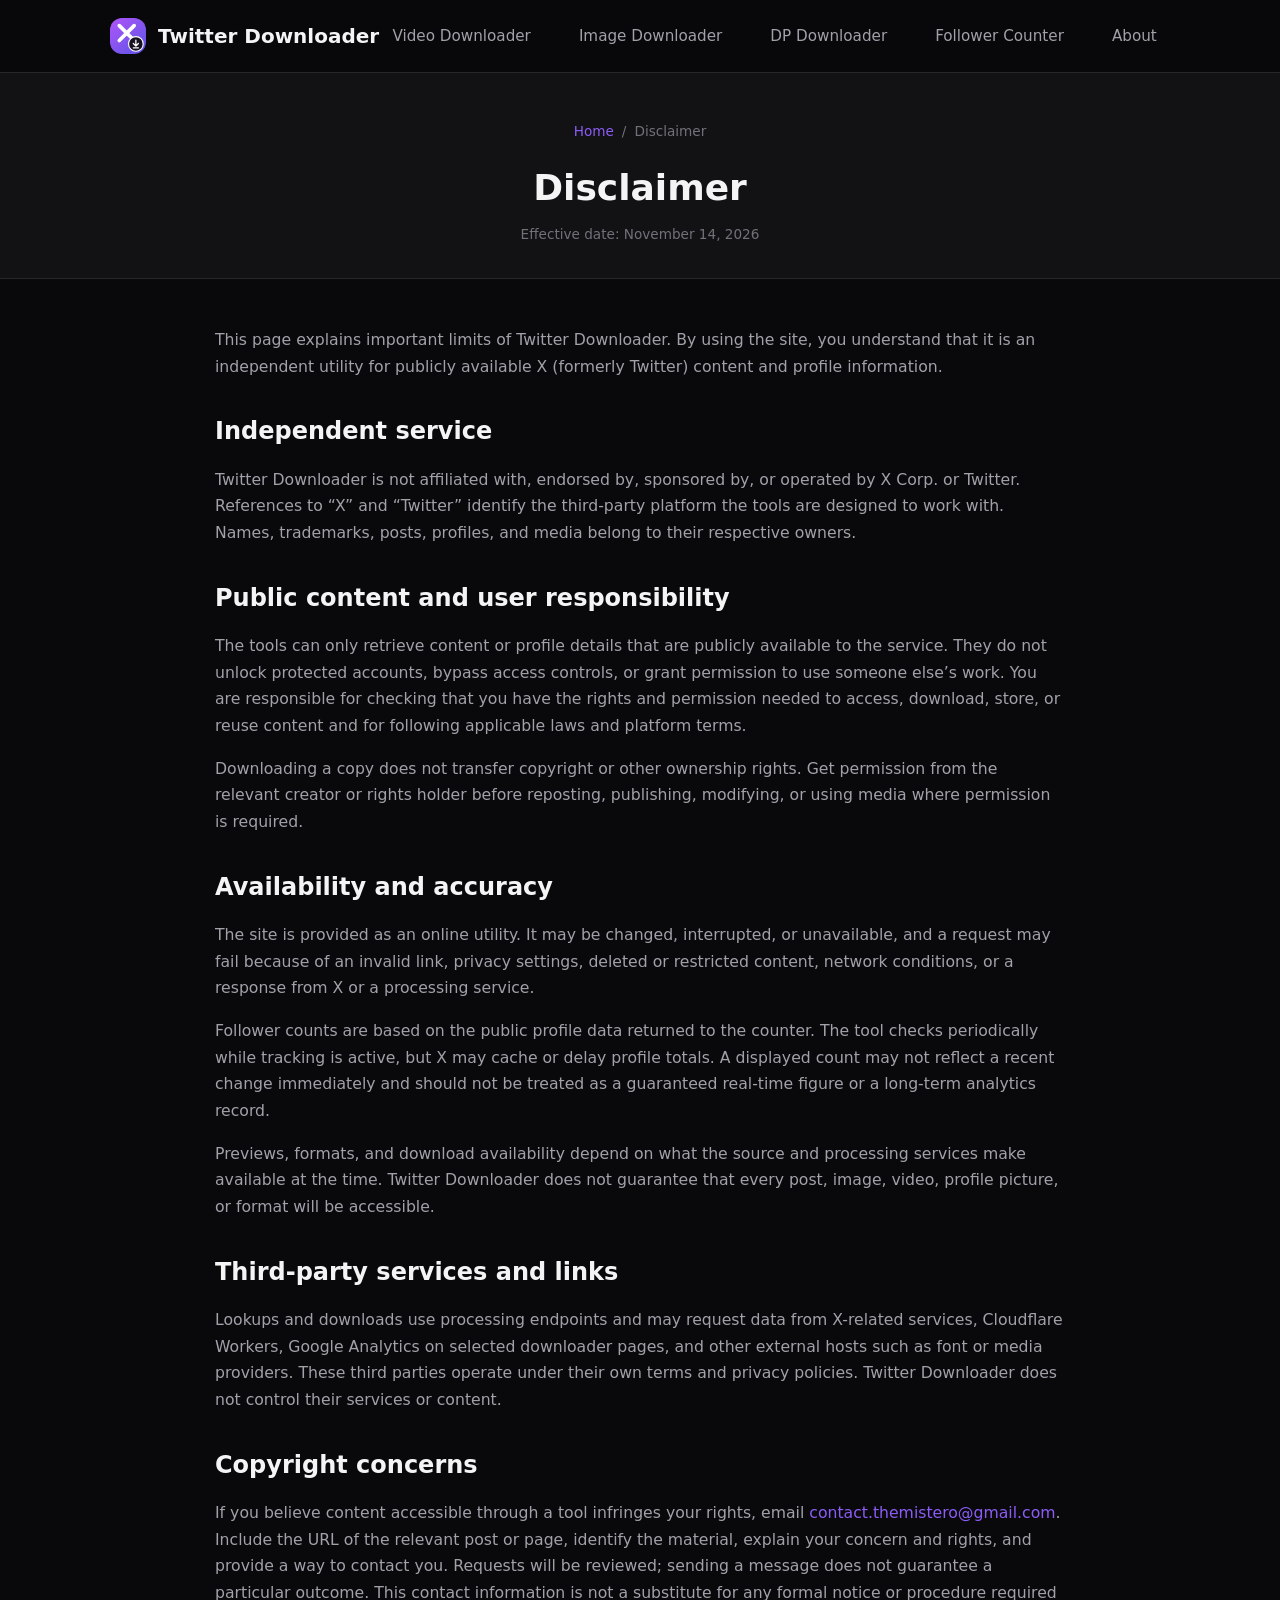
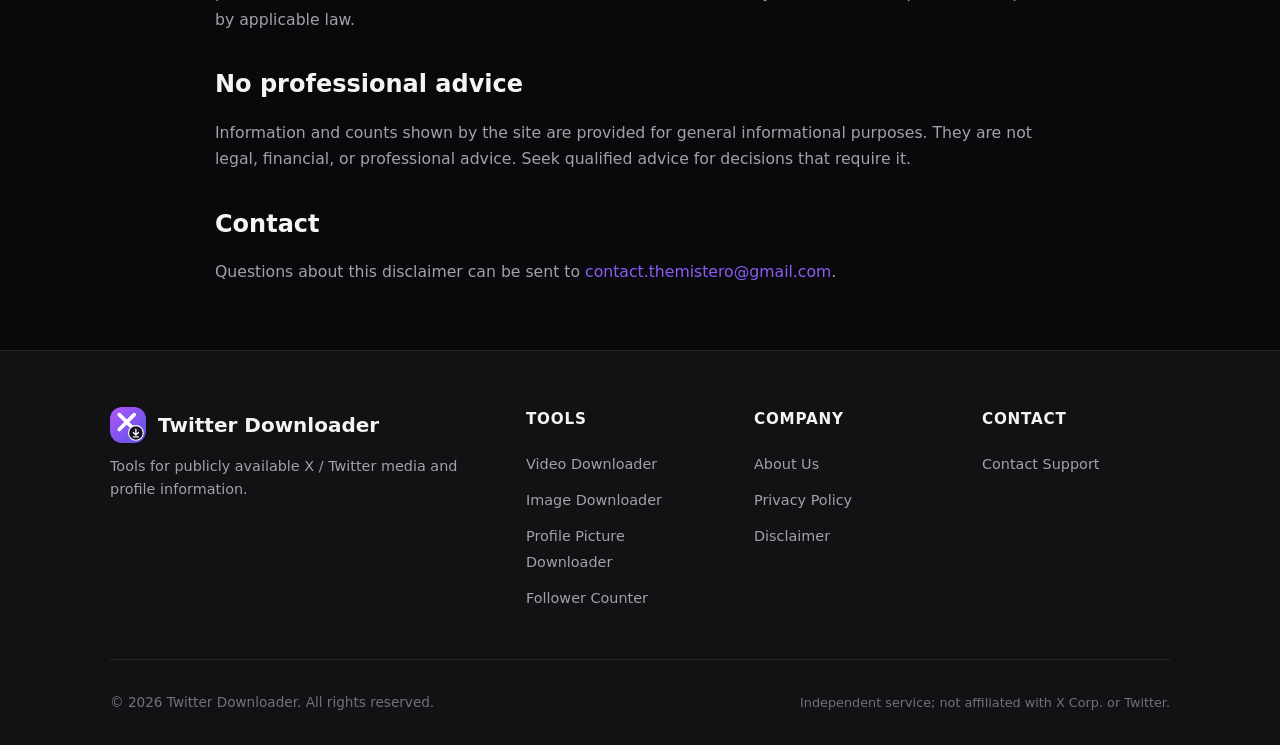
<file: disclaimer.html>
<!doctype html>
<html lang="en">
<head>
  <meta charset="UTF-8" />
  <meta name="viewport" content="width=device-width, initial-scale=1.0" />
  <title>Disclaimer | Twitter Downloader</title>
  <meta name="description" content="Read the Twitter Downloader disclaimer about third-party affiliation, public content, follower-count freshness, availability, and responsible use." />
  <meta name="robots" content="index,follow" />
  <meta name="author" content="Twitter Downloader" />
  <link rel="canonical" href="https://twitterdownloader.threadsgrab.com/disclaimer" />
  <meta name="theme-color" content="#09090b" />
  <meta property="og:type" content="website" />
  <meta property="og:url" content="https://twitterdownloader.threadsgrab.com/disclaimer" />
  <meta property="og:title" content="Disclaimer | Twitter Downloader" />
  <meta property="og:description" content="Important information about using the public X media tools and follower counter." />
  <meta property="og:site_name" content="Twitter Downloader" />
  <link rel="icon" type="image/svg+xml" href="./favicon.svg" />
  <link rel="stylesheet" href="./romitkrweb.css" />
</head>
<body>
  <a href="#mainContent" class="skip-link">Skip to main content</a>
  <header class="header" role="banner">
    <div class="container header-inner">
      <a href="/" class="logo" aria-label="Twitter Downloader home">
        <img class="logo-icon" src="./twitter-downloader-icon.svg" alt="" width="40" height="40" />
        <span>Twitter Downloader</span>
      </a>
      <nav class="nav-desktop" aria-label="Primary Navigation">
        <a href="/twitter-video-downloader" class="nav-link">Video Downloader</a>
        <a href="/twitter-image-downloader" class="nav-link">Image Downloader</a>
        <a href="/twitter-dp-downloader" class="nav-link">DP Downloader</a>
        <a href="/twitter-follower-counter" class="nav-link">Follower Counter</a>
        <a href="/about" class="nav-link">About</a>
      </nav>
      <div class="header-actions">
        <button class="hamburger-btn" id="hamburgerBtn" type="button" aria-label="Toggle mobile menu" aria-expanded="false" aria-controls="mobileNav">
          <svg xmlns="http://www.w3.org/2000/svg" width="24" height="24" viewBox="0 0 24 24" fill="none" stroke="currentColor" stroke-width="2" aria-hidden="true"><line x1="4" x2="20" y1="12" y2="12"/><line x1="4" x2="20" y1="6" y2="6"/><line x1="4" x2="20" y1="18" y2="18"/></svg>
        </button>
      </div>
    </div>
  </header>
  <nav class="mobile-nav" id="mobileNav" aria-label="Mobile Navigation">
    <a href="/" class="nav-link">Home</a>
    <a href="/twitter-video-downloader" class="nav-link">Video Downloader</a>
    <a href="/twitter-image-downloader" class="nav-link">Image Downloader</a>
    <a href="/twitter-dp-downloader" class="nav-link">DP Downloader</a>
    <a href="/twitter-follower-counter" class="nav-link">Follower Counter</a>
    <a href="/about" class="nav-link">About Us</a>
    <a href="/privacy-policy" class="nav-link">Privacy Policy</a>
    <a href="/disclaimer" class="nav-link active" aria-current="page">Disclaimer</a>
  </nav>

  <section class="page-header" aria-labelledby="pageTitle">
    <div class="container">
      <nav class="breadcrumbs" aria-label="Breadcrumb"><a href="/">Home</a><span aria-hidden="true">/</span><span>Disclaimer</span></nav>
      <h1 class="page-title" id="pageTitle">Disclaimer</h1>
      <p class="page-updated">Effective date: November 14, 2026</p>
    </div>
  </section>

  <main class="container" id="mainContent">
    <article class="legal-body">
      <p>This page explains important limits of Twitter Downloader. By using the site, you understand that it is an independent utility for publicly available X (formerly Twitter) content and profile information.</p>

      <h2>Independent service</h2>
      <p>Twitter Downloader is not affiliated with, endorsed by, sponsored by, or operated by X Corp. or Twitter. References to “X” and “Twitter” identify the third-party platform the tools are designed to work with. Names, trademarks, posts, profiles, and media belong to their respective owners.</p>

      <h2>Public content and user responsibility</h2>
      <p>The tools can only retrieve content or profile details that are publicly available to the service. They do not unlock protected accounts, bypass access controls, or grant permission to use someone else’s work. You are responsible for checking that you have the rights and permission needed to access, download, store, or reuse content and for following applicable laws and platform terms.</p>
      <p>Downloading a copy does not transfer copyright or other ownership rights. Get permission from the relevant creator or rights holder before reposting, publishing, modifying, or using media where permission is required.</p>

      <h2>Availability and accuracy</h2>
      <p>The site is provided as an online utility. It may be changed, interrupted, or unavailable, and a request may fail because of an invalid link, privacy settings, deleted or restricted content, network conditions, or a response from X or a processing service.</p>
      <p>Follower counts are based on the public profile data returned to the counter. The tool checks periodically while tracking is active, but X may cache or delay profile totals. A displayed count may not reflect a recent change immediately and should not be treated as a guaranteed real-time figure or a long-term analytics record.</p>
      <p>Previews, formats, and download availability depend on what the source and processing services make available at the time. Twitter Downloader does not guarantee that every post, image, video, profile picture, or format will be accessible.</p>

      <h2>Third-party services and links</h2>
      <p>Lookups and downloads use processing endpoints and may request data from X-related services, Cloudflare Workers, Google Analytics on selected downloader pages, and other external hosts such as font or media providers. These third parties operate under their own terms and privacy policies. Twitter Downloader does not control their services or content.</p>

      <h2>Copyright concerns</h2>
      <p>If you believe content accessible through a tool infringes your rights, email <a href="mailto:contact.themistero@gmail.com">contact.themistero@gmail.com</a>. Include the URL of the relevant post or page, identify the material, explain your concern and rights, and provide a way to contact you. Requests will be reviewed; sending a message does not guarantee a particular outcome. This contact information is not a substitute for any formal notice or procedure required by applicable law.</p>

      <h2>No professional advice</h2>
      <p>Information and counts shown by the site are provided for general informational purposes. They are not legal, financial, or professional advice. Seek qualified advice for decisions that require it.</p>

      <h2>Contact</h2>
      <p>Questions about this disclaimer can be sent to <a href="mailto:contact.themistero@gmail.com">contact.themistero@gmail.com</a>.</p>
    </article>
  </main>

  <footer class="footer" role="contentinfo">
    <div class="container">
      <div class="footer-grid">
        <div class="footer-col">
          <a href="/" class="logo" aria-label="Twitter Downloader home"><img class="logo-icon" src="./twitter-downloader-icon.svg" alt="" width="40" height="40" loading="lazy" decoding="async" /><span>Twitter Downloader</span></a>
          <p>Tools for publicly available X / Twitter media and profile information.</p>
        </div>
        <div class="footer-col"><h4>Tools</h4><ul class="footer-links">
          <li><a href="/twitter-video-downloader">Video Downloader</a></li><li><a href="/twitter-image-downloader">Image Downloader</a></li><li><a href="/twitter-dp-downloader">Profile Picture Downloader</a></li><li><a href="/twitter-follower-counter">Follower Counter</a></li>
        </ul></div>
        <div class="footer-col"><h4>Company</h4><ul class="footer-links">
          <li><a href="/about">About Us</a></li><li><a href="/privacy-policy">Privacy Policy</a></li><li><a href="/disclaimer" aria-current="page">Disclaimer</a></li>
        </ul></div>
        <div class="footer-col"><h4>Contact</h4><ul class="footer-links"><li><a href="mailto:contact.themistero@gmail.com">Contact Support</a></li></ul></div>
      </div>
      <div class="footer-bottom"><div>&copy; 2026 Twitter Downloader. All rights reserved.</div><div class="footer-disclaimer-note">Independent service; not affiliated with X Corp. or Twitter.</div></div>
    </div>
  </footer>
  <script>
    (function(){const b=document.getElementById('hamburgerBtn'),n=document.getElementById('mobileNav');if(!b||!n)return;b.addEventListener('click',function(){const o=n.classList.toggle('open');b.setAttribute('aria-expanded',String(o));document.body.style.overflow=o?'hidden':''});n.querySelectorAll('a').forEach(function(a){a.addEventListener('click',function(){n.classList.remove('open');b.setAttribute('aria-expanded','false');document.body.style.overflow=''})});document.addEventListener('keydown',function(e){if(e.key==='Escape'){n.classList.remove('open');b.setAttribute('aria-expanded','false');document.body.style.overflow=''}})})();
  </script>
</body>
</html>
</file>
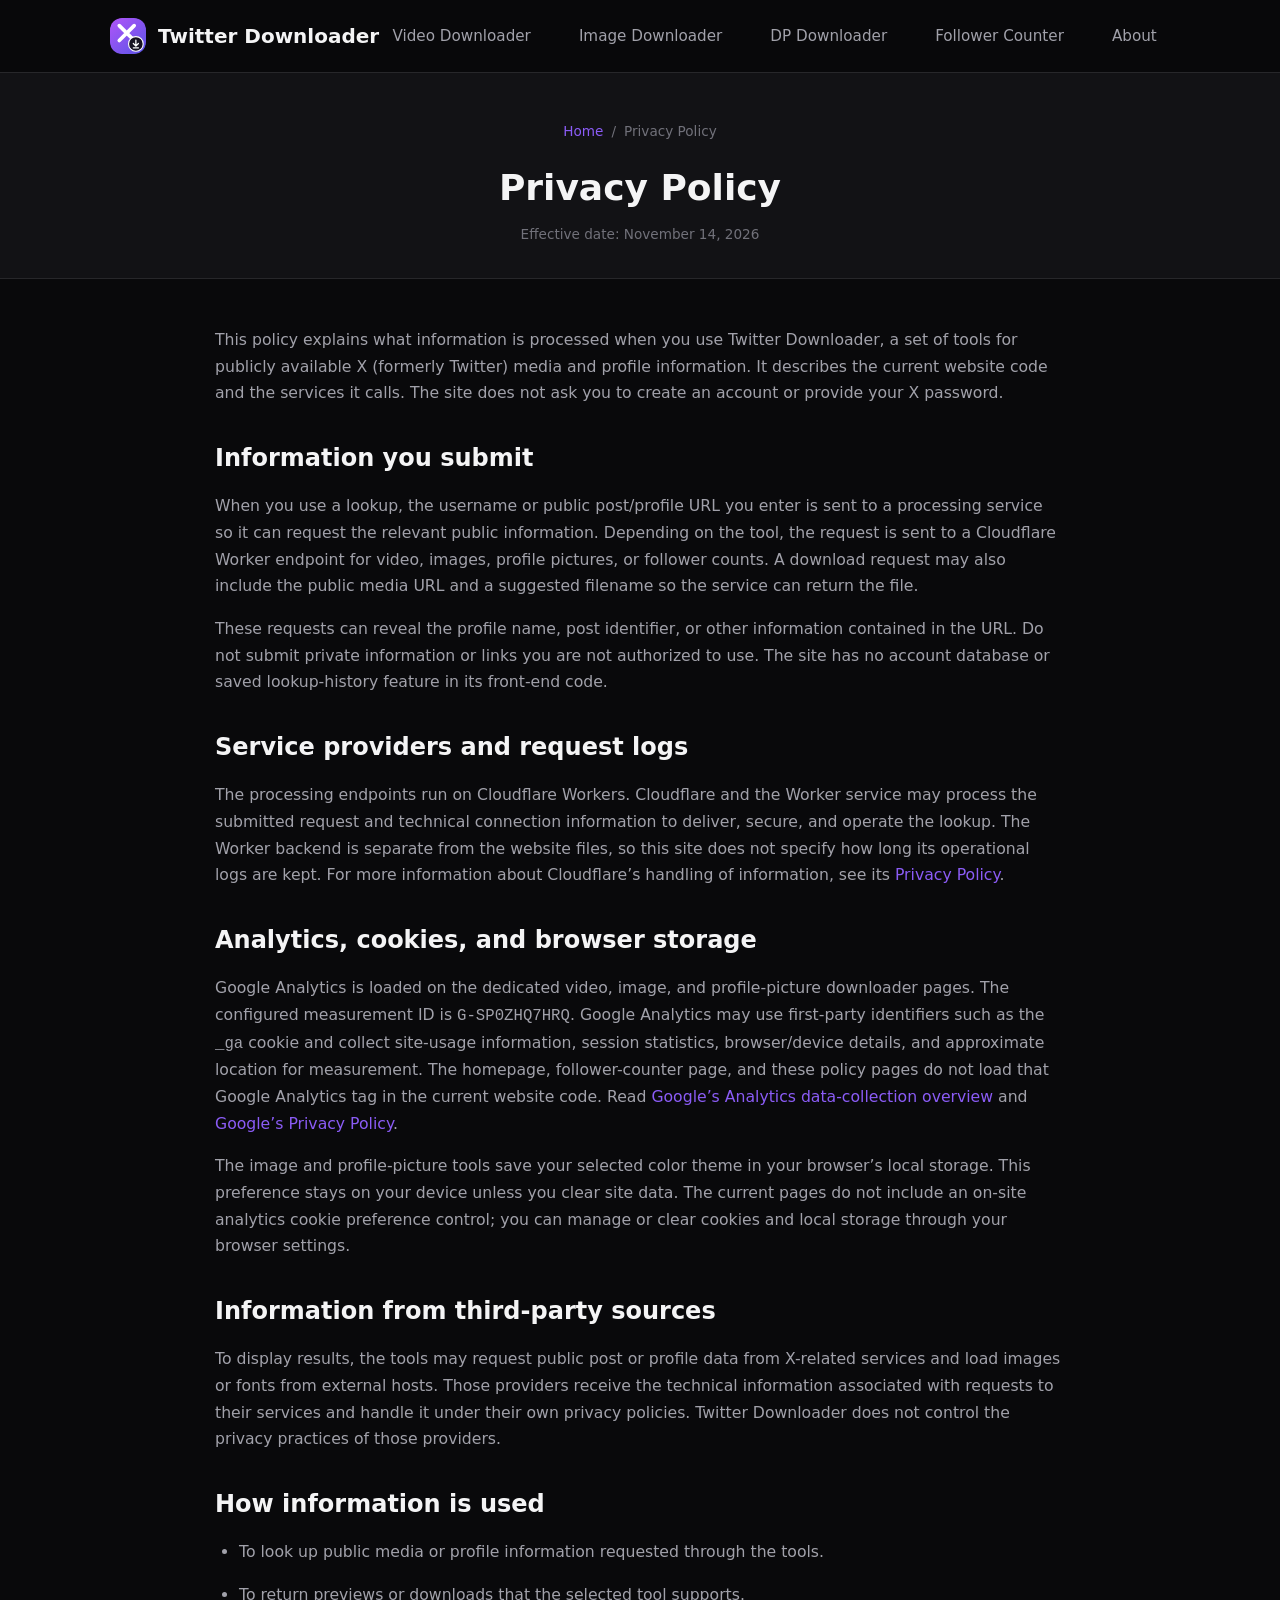
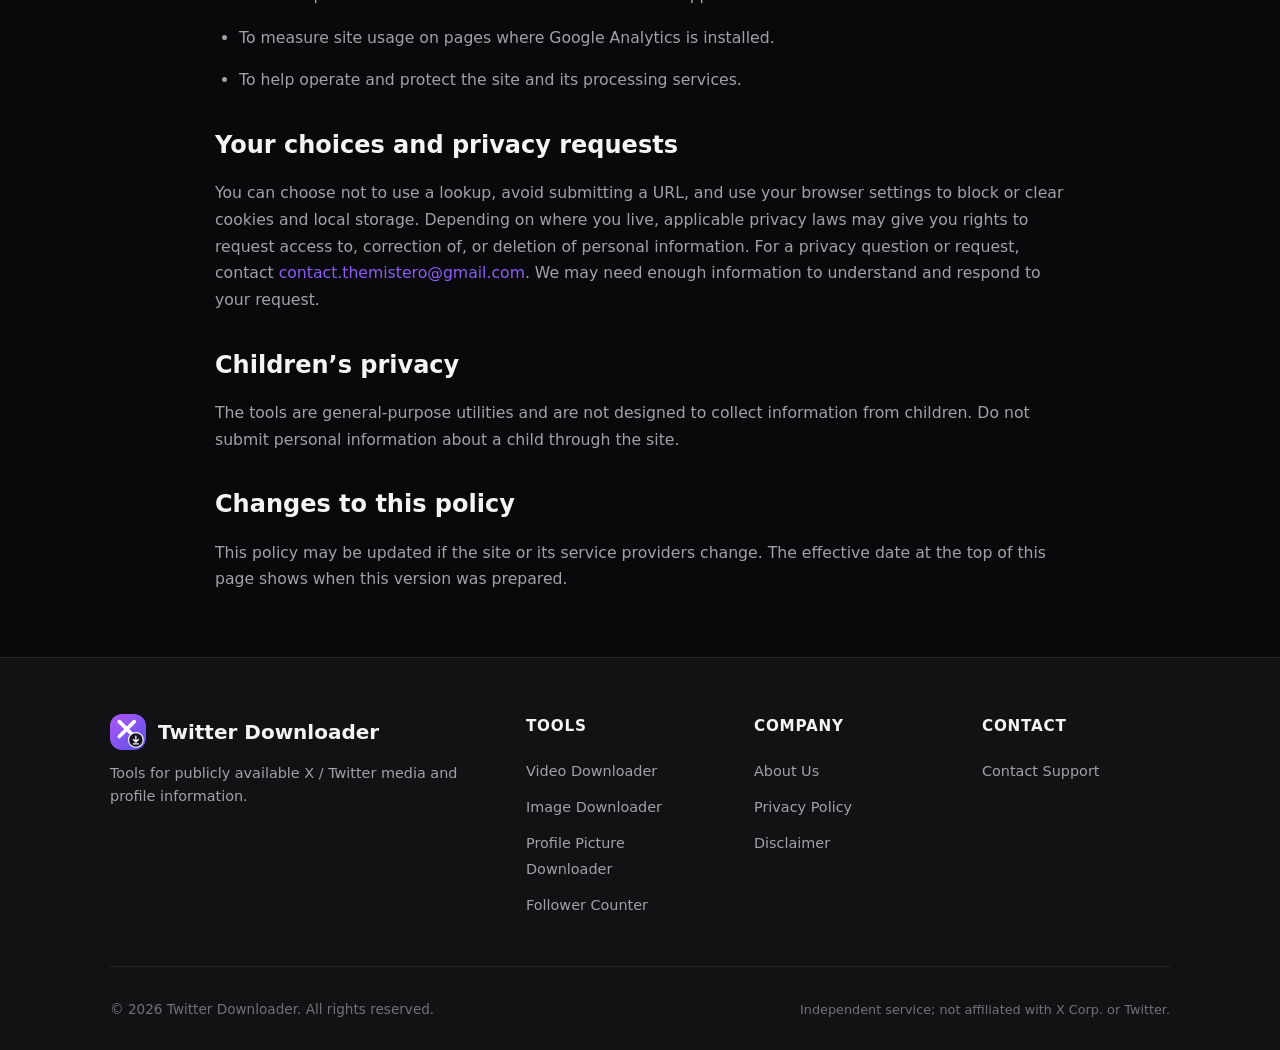
<file: privacy-policy.html>
<!doctype html>
<html lang="en">
<head>
  <meta charset="UTF-8" />
  <meta name="viewport" content="width=device-width, initial-scale=1.0" />
  <title>Privacy Policy | Twitter Downloader</title>
  <meta name="description" content="Read how Twitter Downloader handles profile names and links submitted to its public X media tools, analytics, cookies, and browser storage." />
  <meta name="robots" content="index,follow" />
  <meta name="author" content="Twitter Downloader" />
  <link rel="canonical" href="https://twitterdownloader.threadsgrab.com/privacy-policy" />
  <meta name="theme-color" content="#09090b" />
  <meta property="og:type" content="website" />
  <meta property="og:url" content="https://twitterdownloader.threadsgrab.com/privacy-policy" />
  <meta property="og:title" content="Privacy Policy | Twitter Downloader" />
  <meta property="og:description" content="How the site processes submitted public X links, analytics, cookies, and browser storage." />
  <meta property="og:site_name" content="Twitter Downloader" />
  <link rel="icon" type="image/svg+xml" href="./favicon.svg" />
  <link rel="stylesheet" href="./romitkrweb.css" />
</head>
<body>
  <a href="#mainContent" class="skip-link">Skip to main content</a>
  <header class="header" role="banner">
    <div class="container header-inner">
      <a href="/" class="logo" aria-label="Twitter Downloader home">
        <img class="logo-icon" src="./twitter-downloader-icon.svg" alt="" width="40" height="40" />
        <span>Twitter Downloader</span>
      </a>
      <nav class="nav-desktop" aria-label="Primary Navigation">
        <a href="/twitter-video-downloader" class="nav-link">Video Downloader</a>
        <a href="/twitter-image-downloader" class="nav-link">Image Downloader</a>
        <a href="/twitter-dp-downloader" class="nav-link">DP Downloader</a>
        <a href="/twitter-follower-counter" class="nav-link">Follower Counter</a>
        <a href="/about" class="nav-link">About</a>
      </nav>
      <div class="header-actions">
        <button class="hamburger-btn" id="hamburgerBtn" type="button" aria-label="Toggle mobile menu" aria-expanded="false" aria-controls="mobileNav">
          <svg xmlns="http://www.w3.org/2000/svg" width="24" height="24" viewBox="0 0 24 24" fill="none" stroke="currentColor" stroke-width="2" aria-hidden="true"><line x1="4" x2="20" y1="12" y2="12"/><line x1="4" x2="20" y1="6" y2="6"/><line x1="4" x2="20" y1="18" y2="18"/></svg>
        </button>
      </div>
    </div>
  </header>
  <nav class="mobile-nav" id="mobileNav" aria-label="Mobile Navigation">
    <a href="/" class="nav-link">Home</a>
    <a href="/twitter-video-downloader" class="nav-link">Video Downloader</a>
    <a href="/twitter-image-downloader" class="nav-link">Image Downloader</a>
    <a href="/twitter-dp-downloader" class="nav-link">DP Downloader</a>
    <a href="/twitter-follower-counter" class="nav-link">Follower Counter</a>
    <a href="/about" class="nav-link">About Us</a>
    <a href="/privacy-policy" class="nav-link active" aria-current="page">Privacy Policy</a>
    <a href="/disclaimer" class="nav-link">Disclaimer</a>
  </nav>

  <section class="page-header" aria-labelledby="pageTitle">
    <div class="container">
      <nav class="breadcrumbs" aria-label="Breadcrumb"><a href="/">Home</a><span aria-hidden="true">/</span><span>Privacy Policy</span></nav>
      <h1 class="page-title" id="pageTitle">Privacy Policy</h1>
      <p class="page-updated">Effective date: November 14, 2026</p>
    </div>
  </section>

  <main class="container" id="mainContent">
    <article class="legal-body">
      <p>This policy explains what information is processed when you use Twitter Downloader, a set of tools for publicly available X (formerly Twitter) media and profile information. It describes the current website code and the services it calls. The site does not ask you to create an account or provide your X password.</p>

      <h2>Information you submit</h2>
      <p>When you use a lookup, the username or public post/profile URL you enter is sent to a processing service so it can request the relevant public information. Depending on the tool, the request is sent to a Cloudflare Worker endpoint for video, images, profile pictures, or follower counts. A download request may also include the public media URL and a suggested filename so the service can return the file.</p>
      <p>These requests can reveal the profile name, post identifier, or other information contained in the URL. Do not submit private information or links you are not authorized to use. The site has no account database or saved lookup-history feature in its front-end code.</p>

      <h2>Service providers and request logs</h2>
      <p>The processing endpoints run on Cloudflare Workers. Cloudflare and the Worker service may process the submitted request and technical connection information to deliver, secure, and operate the lookup. The Worker backend is separate from the website files, so this site does not specify how long its operational logs are kept. For more information about Cloudflare’s handling of information, see its <a href="https://www.cloudflare.com/privacypolicy/" target="_blank" rel="noopener noreferrer">Privacy Policy</a>.</p>

      <h2>Analytics, cookies, and browser storage</h2>
      <p>Google Analytics is loaded on the dedicated video, image, and profile-picture downloader pages. The configured measurement ID is <code>G-SP0ZHQ7HRQ</code>. Google Analytics may use first-party identifiers such as the <code>_ga</code> cookie and collect site-usage information, session statistics, browser/device details, and approximate location for measurement. The homepage, follower-counter page, and these policy pages do not load that Google Analytics tag in the current website code. Read <a href="https://support.google.com/analytics/answer/11593727" target="_blank" rel="noopener noreferrer">Google’s Analytics data-collection overview</a> and <a href="https://policies.google.com/privacy" target="_blank" rel="noopener noreferrer">Google’s Privacy Policy</a>.</p>
      <p>The image and profile-picture tools save your selected color theme in your browser’s local storage. This preference stays on your device unless you clear site data. The current pages do not include an on-site analytics cookie preference control; you can manage or clear cookies and local storage through your browser settings.</p>

      <h2>Information from third-party sources</h2>
      <p>To display results, the tools may request public post or profile data from X-related services and load images or fonts from external hosts. Those providers receive the technical information associated with requests to their services and handle it under their own privacy policies. Twitter Downloader does not control the privacy practices of those providers.</p>

      <h2>How information is used</h2>
      <ul>
        <li>To look up public media or profile information requested through the tools.</li>
        <li>To return previews or downloads that the selected tool supports.</li>
        <li>To measure site usage on pages where Google Analytics is installed.</li>
        <li>To help operate and protect the site and its processing services.</li>
      </ul>

      <h2>Your choices and privacy requests</h2>
      <p>You can choose not to use a lookup, avoid submitting a URL, and use your browser settings to block or clear cookies and local storage. Depending on where you live, applicable privacy laws may give you rights to request access to, correction of, or deletion of personal information. For a privacy question or request, contact <a href="mailto:contact.themistero@gmail.com">contact.themistero@gmail.com</a>. We may need enough information to understand and respond to your request.</p>

      <h2>Children’s privacy</h2>
      <p>The tools are general-purpose utilities and are not designed to collect information from children. Do not submit personal information about a child through the site.</p>

      <h2>Changes to this policy</h2>
      <p>This policy may be updated if the site or its service providers change. The effective date at the top of this page shows when this version was prepared.</p>
    </article>
  </main>

  <footer class="footer" role="contentinfo">
    <div class="container">
      <div class="footer-grid">
        <div class="footer-col">
          <a href="/" class="logo" aria-label="Twitter Downloader home"><img class="logo-icon" src="./twitter-downloader-icon.svg" alt="" width="40" height="40" loading="lazy" decoding="async" /><span>Twitter Downloader</span></a>
          <p>Tools for publicly available X / Twitter media and profile information.</p>
        </div>
        <div class="footer-col"><h4>Tools</h4><ul class="footer-links">
          <li><a href="/twitter-video-downloader">Video Downloader</a></li><li><a href="/twitter-image-downloader">Image Downloader</a></li><li><a href="/twitter-dp-downloader">Profile Picture Downloader</a></li><li><a href="/twitter-follower-counter">Follower Counter</a></li>
        </ul></div>
        <div class="footer-col"><h4>Company</h4><ul class="footer-links">
          <li><a href="/about">About Us</a></li><li><a href="/privacy-policy" aria-current="page">Privacy Policy</a></li><li><a href="/disclaimer">Disclaimer</a></li>
        </ul></div>
        <div class="footer-col"><h4>Contact</h4><ul class="footer-links"><li><a href="mailto:contact.themistero@gmail.com">Contact Support</a></li></ul></div>
      </div>
      <div class="footer-bottom"><div>&copy; 2026 Twitter Downloader. All rights reserved.</div><div class="footer-disclaimer-note">Independent service; not affiliated with X Corp. or Twitter.</div></div>
    </div>
  </footer>
  <script>
    (function(){const b=document.getElementById('hamburgerBtn'),n=document.getElementById('mobileNav');if(!b||!n)return;b.addEventListener('click',function(){const o=n.classList.toggle('open');b.setAttribute('aria-expanded',String(o));document.body.style.overflow=o?'hidden':''});n.querySelectorAll('a').forEach(function(a){a.addEventListener('click',function(){n.classList.remove('open');b.setAttribute('aria-expanded','false');document.body.style.overflow=''})});document.addEventListener('keydown',function(e){if(e.key==='Escape'){n.classList.remove('open');b.setAttribute('aria-expanded','false');document.body.style.overflow=''}})})();
  </script>
</body>
</html>
</file>
<file: romitkrweb.css>
/* ==========================================================================
   Threads Downloader - Modern Responsive CSS System
   Supports Dark Mode (Default) & Light Mode
   ========================================================================== */

/* CSS Variables & Color Palette */
:root {
  /* Colors - Dark Theme (Default) */
  --bg-primary: #09090b;
  --bg-surface: #121215;
  --bg-card: #18181b;
  --bg-card-hover: #222226;
  --bg-input: #27272a;
  
  --text-primary: #f4f4f5;
  --text-secondary: #a1a1aa;
  --text-muted: #71717a;
  
  --accent-primary: #8b5cf6;
  --accent-hover: #7c3aed;
  --accent-light: rgba(139, 92, 246, 0.15);
  --accent-gradient: linear-gradient(135deg, #a855f7 0%, #6366f1 100%);
  --accent-glow: rgba(168, 85, 247, 0.25);
  
  --border-color: #27272a;
  --border-hover: #3f3f46;
  --shadow-color: rgba(0, 0, 0, 0.5);
  
  --success-bg: rgba(16, 185, 129, 0.12);
  --success-text: #34d399;
  --error-bg: rgba(239, 68, 68, 0.12);
  --error-text: #f87171;
  --warning-bg: rgba(245, 158, 11, 0.12);
  --warning-text: #fbbf24;

  /* Typography */
  --font-sans: system-ui, -apple-system, BlinkMacSystemFont, 'Segoe UI', Roboto, Helvetica, Arial, sans-serif;
  
  /* Radii */
  --radius-sm: 8px;
  --radius-md: 12px;
  --radius-lg: 16px;
  --radius-xl: 24px;
  --radius-pill: 9999px;

  /* Transitions */
  --transition-fast: 0.15s ease;
  --transition-normal: 0.25s ease;
  --transition-slow: 0.35s ease;

  /* Containers */
  --container-max: 1100px;
}

/* Light Theme Variables */
[data-theme="light"] {
  --bg-primary: #f8fafc;
  --bg-surface: #ffffff;
  --bg-card: #ffffff;
  --bg-card-hover: #f1f5f9;
  --bg-input: #f1f5f9;
  
  --text-primary: #0f172a;
  --text-secondary: #475569;
  --text-muted: #64748b;
  
  --accent-primary: #7c3aed;
  --accent-hover: #6d28d9;
  --accent-light: rgba(124, 58, 237, 0.08);
  --accent-gradient: linear-gradient(135deg, #7c3aed 0%, #4f46e5 100%);
  --accent-glow: rgba(124, 58, 237, 0.15);
  
  --border-color: #e2e8f0;
  --border-hover: #cbd5e1;
  --shadow-color: rgba(15, 23, 42, 0.08);
  
  --success-bg: #ecfdf5;
  --success-text: #059669;
  --error-bg: #fef2f2;
  --error-text: #dc2626;
  --warning-bg: #fffbeb;
  --warning-text: #d97706;
}

/* Reset & Base Styles */
*, *::before, *::after {
  box-sizing: border-box;
  margin: 0;
  padding: 0;
}

html {
  font-family: var(--font-sans);
  background-color: var(--bg-primary);
  color: var(--text-primary);
  line-height: 1.6;
  scroll-behavior: smooth;
  -webkit-font-smoothing: antialiased;
}

body {
  min-height: 100vh;
  display: flex;
  flex-direction: column;
  background-color: var(--bg-primary);
  color: var(--text-primary);
  transition: background-color var(--transition-normal), color var(--transition-normal);
  overflow-x: hidden;
  position: relative;
}

body::before {
  display: none;
}

a {
  color: var(--accent-primary);
  text-decoration: none;
  transition: color var(--transition-fast);
}

a:hover {
  color: var(--accent-hover);
}

img, video {
  max-width: 100%;
  height: auto;
  display: block;
}

button, input, select, textarea {
  font: inherit;
  color: inherit;
}

button {
  cursor: pointer;
  border: none;
  background: none;
}

/* Layout Containers */
.container {
  width: 100%;
  max-width: var(--container-max);
  margin: 0 auto;
  padding: 0 1.25rem;
}

/* Header & Navigation */
.header {
  position: sticky;
  top: 0;
  z-index: 100;
  background-color: rgba(9, 9, 11, 0.85);
  backdrop-filter: blur(12px);
  -webkit-backdrop-filter: blur(12px);
  border-bottom: 1px solid var(--border-color);
  transition: background-color var(--transition-normal);
}

[data-theme="light"] .header {
  background-color: rgba(248, 250, 252, 0.85);
}

.header-inner {
  display: flex;
  align-items: center;
  justify-content: space-between;
  height: 4.5rem;
}

.logo {
  display: flex;
  align-items: center;
  gap: 0.75rem;
  font-weight: 700;
  font-size: 1.25rem;
  color: var(--text-primary);
  text-decoration: none;
}

.logo-icon {
  width: 2.25rem;
  height: 2.25rem;
  background: var(--accent-gradient);
  border-radius: var(--radius-md);
  display: flex;
  align-items: center;
  justify-content: center;
  color: #ffffff;
  box-shadow: 0 4px 12px var(--accent-glow);
  flex-shrink: 0;
}

.logo img.logo-icon {
  padding: 0;
  object-fit: cover;
  background: transparent;
  box-shadow: none;
}

.logo-icon svg {
  width: 1.35rem;
  height: 1.35rem;
}

.logo-badge {
  font-size: 0.65rem;
  text-transform: uppercase;
  letter-spacing: 0.05em;
  background: var(--accent-light);
  color: var(--accent-primary);
  padding: 0.15rem 0.5rem;
  border-radius: var(--radius-pill);
  font-weight: 600;
}

.nav-desktop {
  display: flex;
  align-items: center;
  gap: 1.5rem;
}

.nav-link {
  color: var(--text-secondary);
  font-weight: 500;
  font-size: 0.95rem;
  padding: 0.5rem 0.75rem;
  border-radius: var(--radius-sm);
  transition: color var(--transition-fast), background-color var(--transition-fast);
}

.nav-link:hover, .nav-link.active {
  color: var(--text-primary);
  background-color: var(--bg-card-hover);
}

.header-actions {
  display: flex;
  align-items: center;
  gap: 0.75rem;
}

.theme-toggle-btn {
  width: 2.5rem;
  height: 2.5rem;
  border-radius: var(--radius-pill);
  background-color: var(--bg-surface);
  border: 1px solid var(--border-color);
  color: var(--text-primary);
  display: flex;
  align-items: center;
  justify-content: center;
  transition: all var(--transition-fast);
}

.theme-toggle-btn:hover {
  background-color: var(--bg-card-hover);
  border-color: var(--border-hover);
  transform: translateY(-1px);
}

.hamburger-btn {
  display: none;
  width: 2.5rem;
  height: 2.5rem;
  border-radius: var(--radius-md);
  background-color: var(--bg-surface);
  border: 1px solid var(--border-color);
  color: var(--text-primary);
  align-items: center;
  justify-content: center;
}

/* Mobile Nav Drawer */
.mobile-nav {
  display: none;
  position: fixed;
  top: 4.5rem;
  left: 0;
  right: 0;
  bottom: 0;
  background-color: var(--bg-primary);
  z-index: 99;
  padding: 1.5rem;
  flex-direction: column;
  gap: 1rem;
  border-top: 1px solid var(--border-color);
  overflow-y: auto;
}

.mobile-nav.open {
  display: flex;
}

.mobile-nav .nav-link {
  font-size: 1.1rem;
  padding: 0.85rem 1rem;
  border-radius: var(--radius-md);
  background-color: var(--bg-surface);
}

/* Hero & Downloader Section */
.hero-section {
  padding: 3rem 0 2rem;
  text-align: center;
}

.hero-pill {
  display: inline-flex;
  align-items: center;
  gap: 0.5rem;
  padding: 0.35rem 1rem;
  border-radius: var(--radius-pill);
  background-color: var(--accent-light);
  color: var(--accent-primary);
  font-size: 0.85rem;
  font-weight: 600;
  margin-bottom: 1.25rem;
  border: 1px solid rgba(139, 92, 246, 0.2);
}

.update-box {
  margin: 2rem auto 0;
  max-width: 780px;
  background: rgba(255,255,255,0.04);
  border: 1px solid rgba(255,255,255,0.12);
  border-radius: var(--radius-xl);
  padding: 1.5rem;
  text-align: left;
  box-shadow: 0 20px 50px rgba(0, 0, 0, 0.18);
  backdrop-filter: blur(16px);
  -webkit-backdrop-filter: blur(16px);
}

.update-box-header {
  display: flex;
  align-items: center;
  gap: 0.85rem;
  margin-bottom: 1rem;
}

.update-icon {
  display: inline-flex;
  align-items: center;
  justify-content: center;
  width: 2.5rem;
  height: 2.5rem;
  border-radius: 50%;
  background: rgba(124, 58, 237, 0.18);
  color: #fff;
  font-size: 1rem;
}

.update-box h2 {
  font-size: 1.1rem;
  margin: 0;
  color: var(--text-primary);
}

.update-items {
  display: grid;
  gap: 1rem;
  max-height: 310px;
  overflow-y: auto;
  padding-right: 0.25rem;
}

.update-items::-webkit-scrollbar {
  width: 8px;
}

.update-items::-webkit-scrollbar-track {
  background: transparent;
}

.update-items::-webkit-scrollbar-thumb {
  background: rgba(139, 92, 246, 0.45);
  border-radius: 999px;
}

.update-items::-webkit-scrollbar-thumb:hover {
  background: rgba(139, 92, 246, 0.65);
}

.update-item {
  padding: 1rem;
  border-radius: var(--radius-lg);
  background: rgba(255,255,255,0.03);
  border: 1px solid rgba(255,255,255,0.08);
}

.update-item p {
  margin: 0;
  color: var(--text-secondary);
  line-height: 1.65;
}

.hero-title {
  font-size: clamp(2rem, 5vw, 3.25rem);
  font-weight: 800;
  line-height: 1.15;
  letter-spacing: -0.02em;
  margin-bottom: 1rem;
  color: var(--text-primary);
}

.hero-subtitle {
  font-size: 1.1rem;
  color: var(--text-secondary);
  max-width: 650px;
  margin: 0 auto 2rem;
  line-height: 1.6;
}

.hero-subtitle-sm {
  font-size: 0.975rem;
  line-height: 1.55;
  opacity: 0.92;
}

.promo-account-banner {
  display: flex;
  flex-wrap: wrap;
  align-items: center;
  justify-content: center;
  gap: 0.7rem;
  max-width: 760px;
  margin: 0 auto 1.6rem;
  padding: 0.9rem 1rem;
  border-radius: 1.1rem;
  background: linear-gradient(135deg, rgba(124, 58, 237, 0.16), rgba(6, 182, 212, 0.08));
  border: 1px solid rgba(255, 255, 255, 0.16);
  box-shadow: 0 12px 32px rgba(15, 23, 42, 0.14), inset 0 1px 0 rgba(255, 255, 255, 0.08);
  backdrop-filter: blur(12px);
  -webkit-backdrop-filter: blur(12px);
  color: var(--text-primary);
}

.promo-account-avatar {
  width: 2.65rem;
  height: 2.65rem;
  border-radius: 50%;
  object-fit: cover;
  border: 2px solid rgba(255, 255, 255, 0.24);
  box-shadow: 0 8px 18px rgba(0, 0, 0, 0.16);
}

.promo-account-badge {
  display: inline-flex;
  align-items: center;
  justify-content: center;
  padding: 0.3rem 0.7rem;
  border-radius: 999px;
  background: linear-gradient(135deg, var(--accent-primary), #38bdf8);
  color: #fff;
  font-size: 0.72rem;
  font-weight: 700;
  letter-spacing: 0.03em;
  text-transform: uppercase;
}

.promo-account-text {
  font-size: 0.94rem;
  color: var(--text-secondary);
}

.promo-account-text a {
  color: var(--accent-primary);
  font-weight: 700;
  text-decoration: none;
}

.promo-account-button {
  display: inline-flex;
  align-items: center;
  justify-content: center;
  padding: 0.55rem 0.9rem;
  border-radius: 999px;
  background: rgba(255, 255, 255, 0.95);
  color: #111827;
  font-size: 0.88rem;
  font-weight: 700;
  border: 1px solid rgba(255, 255, 255, 0.24);
  text-decoration: none;
  transition: transform var(--transition-fast), box-shadow var(--transition-fast), color var(--transition-fast);
}

.promo-account-button:hover {
  transform: translateY(-1px);
  box-shadow: 0 8px 16px rgba(15, 23, 42, 0.12);
  color: var(--accent-primary);
}

@media (max-width: 640px) {
  .promo-account-banner {
    flex-direction: row;
    align-items: center;
    justify-content: center;
    text-align: left;
    padding: 0.8rem 0.75rem;
    gap: 0.45rem;
    flex-wrap: nowrap;
  }

  .promo-account-avatar {
    width: 2.1rem;
    height: 2.1rem;
    flex-shrink: 0;
  }

  .promo-account-badge {
    padding: 0.24rem 0.55rem;
    font-size: 0.62rem;
  }

  .promo-account-text {
    font-size: 0.8rem;
    line-height: 1.3;
    white-space: nowrap;
    overflow: hidden;
    text-overflow: ellipsis;
  }

  .promo-account-button {
    padding: 0.42rem 0.65rem;
    font-size: 0.74rem;
    white-space: nowrap;
  }
}

/* Promote Account Page */
.promote-section {
  padding-bottom: 1rem;
}

.promote-actions {
  display: flex;
  flex-wrap: wrap;
  justify-content: center;
  gap: 0.75rem;
  margin-top: 1.2rem;
}

.promote-grid {
  display: grid;
  grid-template-columns: repeat(2, minmax(0, 1fr));
  gap: 1rem;
  margin-bottom: 1rem;
}

.promote-card {
  background: var(--bg-card);
  border: 1px solid var(--border-color);
  border-radius: 1.1rem;
  padding: 1.2rem;
  box-shadow: 0 10px 24px rgba(15, 23, 42, 0.12);
}

.promote-card-wide {
  margin-top: 1rem;
}

.promote-icon {
  display: inline-flex;
  width: 2.8rem;
  height: 2.8rem;
  align-items: center;
  justify-content: center;
  border-radius: 0.9rem;
  background: linear-gradient(135deg, rgba(124, 58, 237, 0.15), rgba(6, 182, 212, 0.1));
  color: var(--accent-primary);
  margin-bottom: 0.8rem;
}

.promote-card h2,
.pricing-card h2 {
  font-size: 1.1rem;
  margin: 0 0 0.5rem;
  color: var(--text-primary);
}

.promote-card p,
.pricing-card p,
.promote-list li {
  color: var(--text-secondary);
  line-height: 1.6;
}

.promote-link {
  display: inline-block;
  margin-top: 0.35rem;
  color: var(--accent-primary);
  font-weight: 700;
  text-decoration: none;
}

.upi-box {
  display: inline-block;
  margin-top: 0.55rem;
  padding: 0.45rem 0.7rem;
  border-radius: 999px;
  background: rgba(255, 255, 255, 0.05);
  border: 1px solid rgba(255, 255, 255, 0.08);
  font-size: 0.9rem;
  color: var(--text-primary);
}

.paypal-box {
  margin-top: 0.7rem;
  padding: 0.75rem;
  border-radius: 1rem;
  background: rgba(255, 255, 255, 0.04);
  border: 1px solid rgba(255, 255, 255, 0.08);
}

.paypal-box > div {
  min-height: 48px;
}

.pricing-card {
  background: linear-gradient(135deg, rgba(124, 58, 237, 0.13), rgba(6, 182, 212, 0.08));
  border: 1px solid rgba(255, 255, 255, 0.14);
  border-radius: 1.2rem;
  padding: 1.2rem;
  margin-bottom: 1rem;
  box-shadow: 0 12px 28px rgba(15, 23, 42, 0.12);
}

.pricing-list {
  display: grid;
  gap: 0.75rem;
  margin-top: 0.8rem;
}

.pricing-item {
  display: flex;
  align-items: center;
  justify-content: space-between;
  gap: 1rem;
  padding: 0.8rem 0.95rem;
  border-radius: 0.9rem;
  background: rgba(255, 255, 255, 0.05);
  border: 1px solid rgba(255, 255, 255, 0.08);
}

.pricing-item strong {
  color: var(--text-primary);
}

.pricing-item span {
  font-weight: 700;
  color: var(--accent-primary);
  white-space: nowrap;
}

.promote-list {
  padding-left: 1.1rem;
  margin: 0.6rem 0 0;
}

.promote-list li {
  margin-bottom: 0.45rem;
}

@media (max-width: 768px) {
  .promote-grid {
    grid-template-columns: 1fr;
  }
}

@media (max-width: 640px) {
  .promote-actions {
    flex-direction: column;
  }

  .promote-actions a {
    width: 100%;
  }

  .pricing-item {
    flex-direction: column;
    align-items: flex-start;
  }
}

/* Tool Mode Selector Tabs */
.tool-tabs {
  display: inline-flex;
  background-color: var(--bg-surface);
  padding: 0.35rem;
  border-radius: var(--radius-pill);
  border: 1px solid var(--border-color);
  margin-bottom: 2rem;
  gap: 0.25rem;
}

.tool-tab {
  display: flex;
  align-items: center;
  gap: 0.5rem;
  padding: 0.6rem 1.25rem;
  border-radius: var(--radius-pill);
  font-weight: 600;
  font-size: 0.9rem;
  color: var(--text-secondary);
  transition: all var(--transition-fast);
  white-space: nowrap;
}

.tool-tab.active {
  background: var(--accent-gradient);
  color: #ffffff;
  box-shadow: 0 4px 14px var(--accent-glow);
}

/* Downloader Card Box */
.downloader-card {
  background-color: var(--bg-card);
  border: 1px solid var(--border-color);
  border-radius: var(--radius-xl);
  padding: 2rem;
  box-shadow: 0 12px 32px var(--shadow-color);
  max-width: 920px;
  width: 100%;
  margin: 0 auto 3rem;
  transition: border-color var(--transition-normal);
}

.downloader-card:focus-within {
  border-color: var(--accent-primary);
}

.input-group {
  display: flex;
  flex-direction: column;
  gap: 0.75rem;
  position: relative;
}

@media (min-width: 640px) {
  .input-group {
    flex-direction: row;
    align-items: center;
  }
}

.url-input-wrapper {
  position: relative;
  flex: 1;
  display: flex;
  align-items: center;
}

.input-icon {
  position: absolute;
  left: 1rem;
  color: var(--text-muted);
  width: 1.25rem;
  height: 1.25rem;
  pointer-events: none;
}

.url-input {
  width: 100%;
  padding: 0.95rem 4rem 0.95rem 2.75rem;
  border-radius: var(--radius-lg);
  background-color: var(--bg-input);
  border: 1px solid var(--border-color);
  color: var(--text-primary);
  font-size: 0.95rem;
  transition: all var(--transition-fast);
}

.url-input:focus {
  outline: none;
  border-color: var(--accent-primary);
  background-color: var(--bg-surface);
  box-shadow: 0 0 0 3px var(--accent-light);
}

.paste-btn, .clear-btn {
  position: absolute;
  right: 0.75rem;
  padding: 0.35rem 0.65rem;
  border-radius: var(--radius-sm);
  background-color: var(--bg-surface);
  border: 1px solid var(--border-color);
  color: var(--text-secondary);
  font-size: 0.8rem;
  font-weight: 600;
  display: flex;
  align-items: center;
  gap: 0.25rem;
  transition: all var(--transition-fast);
}

.paste-btn:hover, .clear-btn:hover {
  color: var(--text-primary);
  border-color: var(--border-hover);
  background-color: var(--bg-card-hover);
}

.btn-primary {
  display: inline-flex;
  align-items: center;
  justify-content: center;
  gap: 0.6rem;
  padding: 0.95rem 1.75rem;
  border-radius: var(--radius-lg);
  background: var(--accent-gradient);
  color: #ffffff;
  font-weight: 600;
  font-size: 1rem;
  white-space: nowrap;
  transition: all var(--transition-fast);
  box-shadow: 0 4px 14px var(--accent-glow);
  height: 3.1rem;
}

.btn-primary:hover {
  transform: translateY(-2px);
  box-shadow: 0 6px 20px var(--accent-glow);
  opacity: 0.95;
}

.btn-primary:active {
  transform: translateY(0);
}

.btn-primary.loading {
  cursor: progress;
}

@keyframes pulse {
  0%, 100% {
    transform: translateY(0);
  }
  50% {
    transform: translateY(-1px);
  }
}

.quick-links {
  display: flex;
  align-items: center;
  justify-content: center;
  gap: 0.75rem;
  margin-top: 1rem;
  font-size: 0.85rem;
  color: var(--text-muted);
  flex-wrap: wrap;
}

.sample-link-btn {
  color: var(--accent-primary);
  font-weight: 500;
  text-decoration: underline;
  text-underline-offset: 3px;
}

.sample-link-btn:hover {
  color: var(--accent-hover);
}

/* Loading Animation State */
.loading-box {
  display: none;
  padding: 2.5rem 1rem;
  text-align: center;
}

.loading-box.active {
  display: block;
}

.spinner {
  width: 3rem;
  height: 3rem;
  border: 3px solid var(--border-color);
  border-top-color: var(--accent-primary);
  border-radius: 50%;
  animation: spin 0.8s linear infinite;
  margin: 0 auto 1.25rem;
}

@keyframes spin {
  to { transform: rotate(360deg); }
}

.loading-status {
  font-size: 1rem;
  font-weight: 600;
  color: var(--text-primary);
  margin-bottom: 0.25rem;
}

.loading-subtext {
  font-size: 0.85rem;
  color: var(--text-muted);
}

/* Error Message Area */
.error-box {
  display: none;
  padding: 1.25rem;
  border-radius: var(--radius-md);
  background-color: var(--error-bg);
  border: 1px solid rgba(239, 68, 68, 0.3);
  color: var(--error-text);
  margin-top: 1.5rem;
  text-align: left;
}

.error-box.active {
  display: flex;
  align-items: flex-start;
  gap: 0.75rem;
}

.error-icon {
  flex-shrink: 0;
  width: 1.35rem;
  height: 1.35rem;
  margin-top: 0.1rem;
}

.error-content h4 {
  font-size: 0.95rem;
  font-weight: 600;
  margin-bottom: 0.2rem;
}

.error-content p {
  font-size: 0.85rem;
  opacity: 0.9;
  line-height: 1.4;
}

/* Result Preview Area */
.result-box {
  display: none;
  margin-top: 2rem;
  padding-top: 2rem;
  border-top: 1px solid var(--border-color);
  text-align: left;
  opacity: 0;
  transform: translateY(10px);
  transition: opacity 0.3s ease, transform 0.3s ease;
}

.result-box.hidden {
  display: none !important;
}

.result-box.active {
  display: block;
  opacity: 1;
  transform: translateY(0);
}

@keyframes fadeIn {
  from { opacity: 0; transform: translateY(10px); }
  to { opacity: 1; transform: translateY(0); }
}

.result-header {
  display: flex;
  align-items: center;
  justify-content: space-between;
  margin-bottom: 1.25rem;
  flex-wrap: wrap;
  gap: 0.5rem;
}

.result-type-badge {
  display: inline-flex;
  align-items: center;
  gap: 0.4rem;
  padding: 0.3rem 0.75rem;
  border-radius: var(--radius-pill);
  font-size: 0.8rem;
  font-weight: 700;
  text-transform: uppercase;
  letter-spacing: 0.05em;
  background-color: var(--accent-light);
  color: var(--accent-primary);
}

.media-preview-container {
  background-color: #000000;
  border-radius: var(--radius-lg);
  overflow: hidden;
  position: relative;
  max-height: 520px;
  display: flex;
  align-items: center;
  justify-content: center;
  margin-bottom: 1.5rem;
  border: 1px solid var(--border-color);
}

.media-preview-container.multi-mode {
  max-height: none !important;
  height: auto !important;
  display: block !important;
  background-color: transparent !important;
  border: none !important;
  overflow: visible !important;
  padding: 0 !important;
}

.media-preview-container.profile-dp-mode {
  background-color: var(--bg-surface) !important;
  border-radius: var(--radius-xl) !important;
  padding: 2.25rem 1.5rem !important;
  max-height: none !important;
  height: auto !important;
  display: flex !important;
  flex-direction: column !important;
  align-items: center !important;
  justify-content: center !important;
  border: 1px solid var(--border-color) !important;
  box-shadow: 0 8px 24px var(--shadow-color) !important;
}

.media-preview-container.profile-dp-mode img {
  width: 180px !important;
  height: 180px !important;
  max-width: 180px !important;
  max-height: 180px !important;
  border-radius: 50% !important;
  object-fit: cover !important;
  border: 4px solid var(--accent-primary) !important;
  box-shadow: 0 8px 24px var(--accent-glow) !important;
  margin: 0 auto !important;
  display: block !important;
  transition: transform var(--transition-fast) !important;
}

.media-preview-container.profile-dp-mode img:hover {
  transform: scale(1.05) !important;
}

.media-preview-container img,
.media-preview-container video {
  max-height: 520px;
  width: 100%;
  height: auto;
  object-fit: contain;
  margin: 0 auto;
}

.quality-options {
  display: flex;
  flex-wrap: wrap;
  gap: 0.75rem;
  align-items: center;
  margin-bottom: 1.5rem;
}

.pill {
  display: inline-flex;
  align-items: center;
  justify-content: center;
  padding: 0.75rem 1.1rem;
  border-radius: var(--radius-pill);
  background-color: var(--bg-surface);
  border: 1px solid var(--border-color);
  color: var(--text-primary);
  font-size: 0.9rem;
  font-weight: 600;
  text-decoration: none;
  transition: all var(--transition-fast);
}

.pill:hover {
  transform: translateY(-1px);
  border-color: var(--accent-primary);
}

.pill-primary {
  background: var(--accent-gradient);
  color: #ffffff;
  border-color: transparent;
}

.pill-secondary {
  background: rgba(255, 255, 255, 0.04);
}

.result-meta {
  background-color: var(--bg-surface);
  border-radius: var(--radius-md);
  padding: 1rem 1.25rem;
  margin-bottom: 1.5rem;
  border: 1px solid var(--border-color);
}

.author-info {
  display: flex;
  align-items: center;
  gap: 0.6rem;
  font-weight: 600;
  font-size: 0.95rem;
  color: var(--text-primary);
  margin-bottom: 0.5rem;
}

.caption-text {
  font-size: 0.9rem;
  color: var(--text-secondary);
  line-height: 1.5;
  word-break: break-word;
}

.quality-options {
  display: flex;
  align-items: center;
  gap: 0.75rem;
  margin-bottom: 1.5rem;
  flex-wrap: wrap;
}

.quality-label {
  font-size: 0.85rem;
  font-weight: 600;
  color: var(--text-muted);
}

.quality-pills {
  display: flex;
  gap: 0.5rem;
  flex-wrap: wrap;
}

.quality-btn {
  padding: 0.4rem 0.85rem;
  border-radius: var(--radius-pill);
  background-color: var(--bg-surface);
  border: 1px solid var(--border-color);
  font-size: 0.8rem;
  font-weight: 600;
  color: var(--text-secondary);
  transition: all var(--transition-fast);
}

.quality-btn.active, .quality-btn:hover {
  background-color: var(--accent-light);
  border-color: var(--accent-primary);
  color: var(--accent-primary);
}

.action-buttons {
  display: flex;
  gap: 1rem;
  flex-wrap: wrap;
}

.download-direct-btn {
  flex: 1;
  min-width: 200px;
}

.copy-link-btn {
  padding: 0.95rem 1.25rem;
  border-radius: var(--radius-lg);
  background-color: var(--bg-surface);
  border: 1px solid var(--border-color);
  color: var(--text-primary);
  font-weight: 600;
  display: inline-flex;
  align-items: center;
  justify-content: center;
  gap: 0.5rem;
  transition: all var(--transition-fast);
}

.copy-link-btn:hover {
  background-color: var(--bg-card-hover);
  border-color: var(--border-hover);
}

/* Feature Grid Section */
.features-section {
  padding: 4rem 0;
  border-top: 1px solid var(--border-color);
}

.section-header {
  text-align: center;
  max-width: 650px;
  margin: 0 auto 3rem;
}

.section-title {
  font-size: 2rem;
  font-weight: 700;
  margin-bottom: 0.75rem;
  letter-spacing: -0.01em;
}

.section-subtitle {
  color: var(--text-secondary);
  font-size: 1rem;
}

.feature-grid {
  display: grid;
  grid-template-columns: repeat(1, 1fr);
  gap: 1.5rem;
}

@media (min-width: 640px) {
  .feature-grid {
    grid-template-columns: repeat(2, 1fr);
  }
}

@media (min-width: 1024px) {
  .feature-grid {
    grid-template-columns: repeat(3, 1fr);
  }
}

.feature-card {
  background-color: var(--bg-card);
  border: 1px solid var(--border-color);
  border-radius: var(--radius-lg);
  padding: 1.75rem;
  transition: all var(--transition-normal);
}

.feature-card:hover {
  border-color: var(--border-hover);
  transform: translateY(-3px);
  box-shadow: 0 8px 24px var(--shadow-color);
}

.feature-icon {
  width: 3rem;
  height: 3rem;
  border-radius: var(--radius-md);
  background: var(--accent-light);
  color: var(--accent-primary);
  display: flex;
  align-items: center;
  justify-content: center;
  margin-bottom: 1.25rem;
}

.feature-icon svg {
  width: 1.5rem;
  height: 1.5rem;
}

.feature-card h3 {
  font-size: 1.15rem;
  font-weight: 600;
  margin-bottom: 0.5rem;
}

.feature-card p {
  color: var(--text-secondary);
  font-size: 0.9rem;
  line-height: 1.5;
}

/* How to Download Steps Section */
.steps-section {
  padding: 4rem 0;
  background-color: var(--bg-surface);
  border-top: 1px solid var(--border-color);
  border-bottom: 1px solid var(--border-color);
}

.steps-grid {
  display: grid;
  grid-template-columns: repeat(1, 1fr);
  gap: 2rem;
  position: relative;
}

@media (min-width: 768px) {
  .steps-grid {
    grid-template-columns: repeat(3, 1fr);
  }
}

.step-card {
  text-align: center;
  position: relative;
  z-index: 1;
}

.step-icon {
  width: 20rem;
  height: 20rem;
  margin: 0 auto 1.5rem;
  border-radius: 2.75rem;
  border: 1px solid rgba(255,255,255,0.15);
  background: rgba(255,255,255,0.06);
  display: flex;
  align-items: center;
  justify-content: center;
  overflow: hidden;
  box-shadow: 0 28px 72px rgba(0, 0, 0, 0.18);
}

.step-icon img {
  width: 18rem;
  height: 18rem;
  object-fit: cover;
  border-radius: 2.25rem;
}

.step-number {
  display: none;
}

.step-card h3 {
  font-size: 1.1rem;
  font-weight: 600;
  margin-bottom: 0.5rem;
}

.step-card p {
  color: var(--text-secondary);
  font-size: 0.9rem;
  line-height: 1.5;
}

/* Content SEO Informational Section */
.info-section {
  padding: 4rem 0;
  border-bottom: 1px solid var(--border-color);
}

.info-content {
  max-width: 850px;
  margin: 0 auto;
}

.info-content h2 {
  font-size: 1.75rem;
  font-weight: 700;
  margin: 2rem 0 1rem;
  color: var(--text-primary);
}

.info-content h2:first-child {
  margin-top: 0;
}

.info-content h3 {
  font-size: 1.3rem;
  font-weight: 600;
  margin: 1.5rem 0 0.75rem;
}

.info-content p {
  color: var(--text-secondary);
  font-size: 0.98rem;
  line-height: 1.7;
  margin-bottom: 1.25rem;
}

.info-content ul, .info-content ol {
  color: var(--text-secondary);
  margin: 0 0 1.5rem 1.5rem;
  line-height: 1.7;
}

.info-content li {
  margin-bottom: 0.5rem;
}

/* FAQ Accordion Section */
.faq-section {
  padding: 4rem 0;
}

.faq-list {
  max-width: 800px;
  margin: 0 auto;
  display: flex;
  flex-direction: column;
  gap: 1rem;
}

.faq-item {
  background-color: var(--bg-card);
  border: 1px solid var(--border-color);
  border-radius: var(--radius-lg);
  overflow: hidden;
  transition: border-color var(--transition-fast);
}

.faq-item.active {
  border-color: var(--accent-primary);
}

.faq-question {
  width: 100%;
  padding: 1.25rem 1.5rem;
  display: flex;
  align-items: center;
  justify-content: space-between;
  font-weight: 600;
  font-size: 1.05rem;
  color: var(--text-primary);
  text-align: left;
}

.faq-icon {
  width: 1.25rem;
  height: 1.25rem;
  color: var(--text-muted);
  transition: transform var(--transition-normal);
  flex-shrink: 0;
}

.faq-item.active .faq-icon {
  transform: rotate(180deg);
  color: var(--accent-primary);
}

.faq-answer {
  display: none;
  padding: 0 1.5rem 1.25rem;
  color: var(--text-secondary);
  font-size: 0.95rem;
  line-height: 1.6;
}

.faq-item.active .faq-answer {
  display: block;
}

/* Legal Pages Styling (privacy, terms, etc.) */
.page-header {
  padding: 3rem 0 2rem;
  text-align: center;
  border-bottom: 1px solid var(--border-color);
  background-color: var(--bg-surface);
}

.page-title {
  font-size: 2.25rem;
  font-weight: 800;
  margin-bottom: 0.5rem;
}

.page-updated {
  color: var(--text-muted);
  font-size: 0.85rem;
}

.breadcrumbs {
  display: flex;
  align-items: center;
  justify-content: center;
  gap: 0.5rem;
  font-size: 0.85rem;
  color: var(--text-muted);
  margin-bottom: 1rem;
}

.legal-body {
  padding: 3rem 0;
  max-width: 850px;
  margin: 0 auto;
}

.legal-body h2 {
  font-size: 1.5rem;
  font-weight: 700;
  margin: 2rem 0 1rem;
  color: var(--text-primary);
}

.legal-body p, .legal-body li {
  color: var(--text-secondary);
  font-size: 0.98rem;
  line-height: 1.7;
  margin-bottom: 1rem;
}

.legal-body ul {
  margin: 0 0 1.5rem 1.5rem;
}

/* Footer Section */
.footer {
  margin-top: auto;
  background-color: var(--bg-surface);
  border-top: 1px solid var(--border-color);
  padding: 3.5rem 0 2rem;
}

.footer-grid {
  display: grid;
  grid-template-columns: repeat(1, 1fr);
  gap: 2.5rem;
  margin-bottom: 3rem;
}

@media (max-width: 639px) {
  .footer-grid {
    grid-template-columns: repeat(2, minmax(0, 1fr));
    gap: 1.25rem 1rem;
  }

  .footer-col {
    padding-bottom: 0;
    border-bottom: none;
  }

  .footer-col:first-child {
    grid-column: 1 / -1;
  }

  .footer-col:first-child .logo {
    display: inline-flex;
    flex-direction: column;
    align-items: flex-start;
    gap: 0.55rem;
    margin-bottom: 0.6rem;
  }

  .footer-col:first-child p {
    margin-top: 0;
    max-width: 100%;
  }

  .footer-links {
    gap: 0.55rem;
  }

  .footer-bottom {
    flex-direction: column;
    align-items: flex-start;
  }
}

@media (min-width: 640px) {
  .footer-grid {
    grid-template-columns: repeat(2, 1fr);
  }
}

@media (min-width: 1024px) {
  .footer-grid {
    grid-template-columns: 2fr 1fr 1fr 1fr;
  }
}

.footer-col h4 {
  font-size: 0.95rem;
  font-weight: 700;
  text-transform: uppercase;
  letter-spacing: 0.05em;
  color: var(--text-primary);
  margin-bottom: 1.25rem;
}

.footer-col p {
  color: var(--text-secondary);
  font-size: 0.9rem;
  line-height: 1.6;
  margin-top: 0.75rem;
}

.footer-links {
  list-style: none;
  display: flex;
  flex-direction: column;
  gap: 0.65rem;
}

.footer-links a {
  color: var(--text-secondary);
  font-size: 0.9rem;
  transition: color var(--transition-fast);
}

.footer-links a:hover {
  color: var(--text-primary);
}

.footer-bottom {
  padding-top: 2rem;
  border-top: 1px solid var(--border-color);
  display: flex;
  align-items: center;
  justify-content: space-between;
  flex-wrap: wrap;
  gap: 1rem;
  font-size: 0.85rem;
  color: var(--text-muted);
}

.footer-disclaimer-note {
  font-size: 0.8rem;
  color: var(--text-muted);
  max-width: 600px;
  line-height: 1.4;
}

/* Multi-Media / Carousel Grid Styles */
.media-grid {
  display: grid;
  grid-template-columns: repeat(1, 1fr);
  gap: 1.25rem;
  width: 100%;
}

@media (min-width: 640px) {
  .media-grid {
    grid-template-columns: repeat(2, 1fr);
  }
}

.media-grid-card {
  background-color: var(--bg-surface);
  border: 1px solid var(--border-color);
  border-radius: var(--radius-lg);
  overflow: hidden;
  display: flex;
  flex-direction: column;
  transition: all var(--transition-fast);
}

.media-grid-card:hover {
  border-color: var(--border-hover);
  box-shadow: 0 4px 16px var(--shadow-color);
}

.media-card-header {
  display: flex;
  align-items: center;
  justify-content: space-between;
  padding: 0.65rem 1rem;
  background-color: var(--bg-card);
  border-bottom: 1px solid var(--border-color);
  font-size: 0.8rem;
  font-weight: 600;
}

.card-num-badge {
  color: var(--accent-primary);
  display: inline-flex;
  align-items: center;
  gap: 0.3rem;
}

.card-quality-badge {
  color: var(--text-muted);
  font-size: 0.75rem;
  background-color: var(--bg-input);
  padding: 0.15rem 0.5rem;
  border-radius: var(--radius-pill);
}

.media-card-preview {
  background-color: #000000;
  height: 260px;
  display: flex;
  align-items: center;
  justify-content: center;
  overflow: hidden;
  position: relative;
}

.media-card-preview img,
.media-card-preview video {
  max-height: 260px;
  width: auto;
  max-width: 100%;
  object-fit: contain;
  margin: 0 auto;
}

.media-card-actions {
  padding: 0.85rem;
  background-color: var(--bg-surface);
  border-top: 1px solid var(--border-color);
}

.card-download-btn {
  width: 100%;
  padding: 0.65rem 1rem;
  font-size: 0.88rem;
  height: 2.5rem;
  border-radius: var(--radius-md);
}

/* ==========================================================================
   Language Selector (Desktop + Mobile)
   ========================================================================== */

/* Desktop Wrapper */
.lang-desktop {
  position: relative;
  display: none;
}

@media (min-width: 769px) {
  .lang-desktop { display: block; }
}

.lang-btn {
  display: inline-flex;
  align-items: center;
  gap: 0.5rem;
  padding: 0.45rem 0.85rem;
  height: 2.5rem;
  border-radius: var(--radius-pill);
  background-color: var(--bg-surface);
  border: 1px solid var(--border-color);
  color: var(--text-primary);
  font-size: 0.9rem;
  font-weight: 500;
  transition: all var(--transition-fast);
  white-space: nowrap;
}

.lang-btn:hover,
.lang-btn[aria-expanded="true"] {
  background-color: var(--bg-card-hover);
  border-color: var(--border-hover);
  transform: translateY(-1px);
}

.lang-btn:focus-visible {
  outline: 2px solid var(--accent-primary);
  outline-offset: 2px;
}

.lang-btn-label {
  max-width: 90px;
  overflow: hidden;
  text-overflow: ellipsis;
  white-space: nowrap;
}

/* Dropdown Panel */
.lang-panel {
  position: absolute;
  top: calc(100% + 0.6rem);
  right: 0;
  width: min(520px, 92vw);
  max-height: 70vh;
  overflow-y: auto;
  background-color: var(--bg-surface);
  border: 1px solid var(--border-color);
  border-radius: var(--radius-lg);
  box-shadow: 0 20px 50px rgba(0, 0, 0, 0.5), 0 0 0 1px rgba(255,255,255,0.03);
  padding: 0.75rem;
  z-index: 200;
  display: grid;
  grid-template-columns: repeat(3, 1fr);
  gap: 0.35rem;
  animation: lang-panel-in 0.18s ease;
}

@keyframes lang-panel-in {
  from { opacity: 0; transform: translateY(-6px); }
  to   { opacity: 1; transform: translateY(0); }
}

.lang-panel::-webkit-scrollbar { width: 8px; }
.lang-panel::-webkit-scrollbar-track { background: transparent; }
.lang-panel::-webkit-scrollbar-thumb {
  background: rgba(139, 92, 246, 0.35);
  border-radius: 999px;
}
.lang-panel::-webkit-scrollbar-thumb:hover {
  background: rgba(139, 92, 246, 0.55);
}

/* Language Item (shared) */
.lang-item,
.mobile-lang-item {
  display: flex;
  align-items: center;
  gap: 0.7rem;
  width: 100%;
  text-align: left;
  padding: 0.65rem 0.75rem;
  border-radius: var(--radius-md);
  background: transparent;
  border: 1px solid transparent;
  color: var(--text-primary);
  cursor: pointer;
  transition: all 0.15s ease;
}

.lang-item:hover,
.mobile-lang-item:hover {
  background-color: var(--bg-card-hover);
  border-color: var(--border-color);
}

.lang-item.active,
.mobile-lang-item.active {
  background-color: var(--bg-card-hover);
  border-color: rgba(139, 92, 246, 0.35);
}

.lang-item.active::after {
  content: "";
  margin-left: auto;
  width: 16px;
  height: 16px;
  flex-shrink: 0;
  background: var(--accent-gradient);
  -webkit-mask: url("data:image/svg+xml;utf8,<svg xmlns='http://www.w3.org/2000/svg' viewBox='0 0 24 24' fill='none' stroke='black' stroke-width='3' stroke-linecap='round' stroke-linejoin='round'><polyline points='20 6 9 17 4 12'/></svg>") center / contain no-repeat;
          mask: url("data:image/svg+xml;utf8,<svg xmlns='http://www.w3.org/2000/svg' viewBox='0 0 24 24' fill='none' stroke='black' stroke-width='3' stroke-linecap='round' stroke-linejoin='round'><polyline points='20 6 9 17 4 12'/></svg>") center / contain no-repeat;
}

.lang-code {
  flex: 0 0 auto;
  width: 34px;
  height: 34px;
  display: inline-flex;
  align-items: center;
  justify-content: center;
  border-radius: 8px;
  background: var(--bg-card);
  border: 1px solid var(--border-color);
  font-size: 0.7rem;
  font-weight: 700;
  letter-spacing: 0.02em;
  color: var(--text-secondary);
}

.lang-texts {
  display: flex;
  flex-direction: column;
  line-height: 1.2;
  min-width: 0;
  flex: 1;
}

.lang-texts strong {
  font-size: 0.92rem;
  font-weight: 600;
  color: var(--text-primary);
  white-space: nowrap;
  overflow: hidden;
  text-overflow: ellipsis;
}

.lang-sub {
  font-size: 0.75rem;
  color: var(--text-muted);
  font-weight: 400;
  margin-top: 2px;
  white-space: nowrap;
  overflow: hidden;
  text-overflow: ellipsis;
}

/* Mobile Language Section */
.mobile-lang-section {
  margin-top: 1.25rem;
  padding-top: 1.25rem;
  border-top: 1px solid var(--border-color);
  display: flex;
  flex-direction: column;
  gap: 0.9rem;
}

.mobile-lang-header {
  display: flex;
  align-items: center;
  gap: 0.6rem;
  color: var(--text-secondary);
  font-size: 0.85rem;
  font-weight: 600;
  text-transform: uppercase;
  letter-spacing: 0.05em;
  padding: 0 0.25rem;
}

.mobile-lang-current {
  margin-left: auto;
  color: var(--accent-primary);
  font-size: 0.85rem;
  background: var(--accent-light);
  padding: 0.25rem 0.6rem;
  border-radius: 999px;
  text-transform: none;
  letter-spacing: 0;
}

.mobile-lang-grid {
  display: grid;
  grid-template-columns: 1fr;
  gap: 0.35rem;
  max-height: 45vh;
  overflow-y: auto;
  padding-right: 0.2rem;
}

.mobile-lang-grid::-webkit-scrollbar { width: 6px; }
.mobile-lang-grid::-webkit-scrollbar-track { background: transparent; }
.mobile-lang-grid::-webkit-scrollbar-thumb {
  background: rgba(139, 92, 246, 0.35);
  border-radius: 999px;
}

@media (min-width: 380px) {
  .mobile-lang-grid { grid-template-columns: repeat(2, 1fr); }
}

@media (min-width: 520px) {
  .mobile-lang-grid { grid-template-columns: repeat(3, 1fr); }
}

/* Utilities */
.hidden { display: none !important; }
.text-center { text-align: center; }

@media (max-width: 768px) {
  .nav-desktop { display: none; }
  .hamburger-btn { display: flex; }
  .downloader-card { padding: 1.25rem; }
  .hero-section { padding: 2rem 0 1.5rem; }
  .contact-grid { grid-template-columns: 1fr !important; gap: 2rem !important; }
  .contact-faq-grid { grid-template-columns: 1fr !important; }
  .nf-cta-row { flex-direction: column; align-items: stretch !important; }
  .nf-quick-tools { grid-template-columns: repeat(2, 1fr) !important; }
  .nf-code { font-size: 6rem !important; }
}

/* ============ Contact Page ============ */
.tg-blog .tg-box { padding: 3rem 2.5rem; }

.contact-grid {
  display: grid;
  grid-template-columns: 0.9fr 1.1fr;
  gap: 3rem;
  align-items: start;
}

.contact-info {
  display: flex;
  flex-direction: column;
  gap: 1.75rem;
}

.contact-info-item {
  display: flex;
  align-items: flex-start;
  gap: 1rem;
  background: var(--bg-card);
  border: 1px solid var(--border-color);
  border-radius: var(--radius-lg);
  padding: 1.25rem 1.5rem;
  transition: all var(--transition-fast);
}
.contact-info-item:hover {
  border-color: var(--border-hover);
  transform: translateY(-2px);
}

.contact-info-icon {
  flex: 0 0 44px;
  width: 44px; height: 44px;
  display: flex; align-items: center; justify-content: center;
  border-radius: 12px;
  background: var(--accent-light);
  color: var(--accent-primary);
}

.contact-info-item h4 {
  margin: 0 0 0.3rem;
  font-size: 1rem;
  font-weight: 600;
  color: var(--text-primary);
}
.contact-info-item p {
  margin: 0;
  color: var(--text-secondary);
  font-size: 0.92rem;
  line-height: 1.5;
}

.footer-link {
  color: var(--accent-primary);
  text-decoration: none;
  font-weight: 500;
  transition: color var(--transition-fast);
}
.footer-link:hover {
  color: var(--accent-secondary);
  text-decoration: underline;
}

.contact-form {
  background: var(--bg-card);
  border: 1px solid var(--border-color);
  border-radius: var(--radius-xl);
  padding: 2rem 2.25rem;
  box-shadow: 0 12px 32px var(--shadow-color);
  display: flex;
  flex-direction: column;
  gap: 1.25rem;
}

.form-row {
  display: flex;
  flex-direction: column;
  gap: 0.5rem;
}
.form-row label {
  font-size: 0.88rem;
  font-weight: 600;
  color: var(--text-secondary);
  letter-spacing: 0.03em;
  text-transform: uppercase;
}
.form-row input,
.form-row select,
.form-row textarea {
  width: 100%;
  padding: 0.9rem 1.1rem;
  border-radius: var(--radius-md);
  background: var(--bg-input);
  border: 1px solid var(--border-color);
  color: var(--text-primary);
  font-family: inherit;
  font-size: 0.95rem;
  transition: all var(--transition-fast);
  resize: vertical;
}
.form-row input:focus,
.form-row select:focus,
.form-row textarea:focus {
  outline: none;
  border-color: var(--accent-primary);
  background: var(--bg-surface);
  box-shadow: 0 0 0 3px var(--accent-light);
}
.form-row select {
  appearance: none;
  background-image: url("data:image/svg+xml,%3Csvg xmlns='http://www.w3.org/2000/svg' viewBox='0 0 24 24' fill='none' stroke='%23666' stroke-width='2'%3E%3Cpolyline points='6 9 12 15 18 9'/%3E%3C/svg%3E");
  background-repeat: no-repeat;
  background-position: right 0.9rem center;
  background-size: 16px;
  padding-right: 2.75rem;
}

.cta-btn {
  display: inline-flex;
  align-items: center; justify-content: center;
  padding: 1rem 1.75rem;
  border-radius: var(--radius-lg);
  background: var(--accent-gradient);
  color: #fff;
  border: none;
  font-weight: 600;
  font-size: 1rem;
  cursor: pointer;
  box-shadow: 0 4px 14px var(--accent-glow);
  transition: all var(--transition-fast);
}
.cta-btn:hover { transform: translateY(-2px); opacity: 0.95; box-shadow: 0 6px 20px var(--accent-glow); }
.cta-btn:active { transform: translateY(0); }
.cta-btn:disabled { opacity: 0.75; cursor: not-allowed; transform: none; }

.contact-result {
  border-radius: var(--radius-md);
  padding: 0.9rem 1.1rem;
  font-size: 0.92rem;
  line-height: 1.5;
  margin: 0.5rem 0 0;
  text-align: center;
}
.contact-result.success { background: rgba(34,197,94,0.12); border: 1px solid rgba(34,197,94,0.35); color: #4ade80; }
.contact-result.error   { background: rgba(239,83,80,0.10); border: 1px solid rgba(239,83,80,0.35); color: #ef5350; }

.contact-faq-grid {
  display: grid;
  grid-template-columns: repeat(2, 1fr);
  gap: 1.25rem;
  margin-top: 1.25rem;
}
.contact-faq-item {
  background: var(--bg-card);
  border: 1px solid var(--border-color);
  border-radius: var(--radius-lg);
  padding: 1.25rem 1.5rem;
  transition: all var(--transition-fast);
}
.contact-faq-item:hover {
  border-color: var(--border-hover);
  transform: translateY(-2px);
}
.contact-faq-item h4 {
  margin: 0 0 0.5rem;
  font-size: 1.05rem;
  color: var(--text-primary);
}
.contact-faq-item p {
  margin: 0;
  color: var(--text-secondary);
  font-size: 0.9rem;
  line-height: 1.6;
}

/* ============ 404 Not Found ============ */
.nf-hero {
  padding: 5rem 0 6rem;
  min-height: calc(100vh - 320px);
  display: flex;
  align-items: center;
  position: relative;
  overflow: hidden;
}
.nf-hero::before {
  content: "";
  position: absolute;
  top: -25%; left: 50%;
  width: 800px; height: 800px;
  transform: translateX(-50%);
  background: radial-gradient(circle, var(--accent-glow), transparent 60%);
  pointer-events: none;
  opacity: 0.7;
}

.nf-hero-inner {
  position: relative;
  text-align: center;
  display: flex;
  flex-direction: column;
  align-items: center;
  max-width: 760px;
  margin: 0 auto;
}

.nf-emoji-wrap {
  position: relative;
  margin-bottom: 1.5rem;
}
.nf-emoji {
  width: 96px; height: 96px;
  border-radius: 50%;
  display: flex; align-items: center; justify-content: center;
  background: var(--bg-card);
  border: 2px solid var(--border-hover);
  box-shadow: 0 20px 50px var(--shadow-color);
  font-size: 3rem;
  animation: nf-bob 2.8s ease-in-out infinite;
}
.nf-emoji-spark {
  position: absolute;
  top: -6px; right: -10px;
  font-size: 1.25rem;
  filter: drop-shadow(0 4px 10px var(--accent-glow));
  animation: nf-twinkle 1.6s ease-in-out infinite;
}
.nf-spark-2 {
  top: auto; bottom: -4px; left: -8px; right: auto;
  animation-delay: 0.6s;
}
@keyframes nf-bob { 0%,100% { transform: translateY(0); } 50% { transform: translateY(-8px); } }
@keyframes nf-twinkle { 0%,100% { opacity: 0.6; transform: scale(0.9); } 50% { opacity: 1; transform: scale(1.15); } }

.nf-code {
  margin: 0 0 1rem;
  font-size: 9rem;
  font-weight: 800;
  line-height: 1;
  letter-spacing: -0.04em;
  background: var(--accent-gradient);
  -webkit-background-clip: text;
  background-clip: text;
  color: transparent;
  filter: drop-shadow(0 6px 22px var(--accent-glow));
}
.nf-title {
  margin: 0 0 0.75rem;
  font-size: 1.75rem;
  font-weight: 700;
  color: var(--text-primary);
  max-width: 600px;
}
.nf-subtitle {
  margin: 0 0 2rem;
  color: var(--text-secondary);
  font-size: 1rem;
  line-height: 1.7;
  max-width: 540px;
}

.nf-cta-row {
  display: flex;
  align-items: center;
  gap: 0.9rem;
  margin-bottom: 3rem;
}
.nf-btn-ghost {
  display: inline-flex;
  align-items: center; justify-content: center;
  gap: 0.55rem;
  padding: 0.95rem 1.5rem;
  border-radius: var(--radius-lg);
  border: 1px solid var(--border-hover);
  color: var(--text-primary);
  font-weight: 600;
  text-decoration: none;
  background: var(--bg-card);
  transition: all var(--transition-fast);
}
.nf-btn-ghost:hover {
  background: var(--bg-card-hover);
  border-color: var(--accent-primary);
  color: var(--accent-primary);
  transform: translateY(-1px);
}

.nf-search {
  width: 100%;
  max-width: 640px;
}
.nf-search-hint {
  color: var(--text-muted);
  font-size: 0.9rem;
  margin-bottom: 0.85rem;
}
.nf-quick-tools {
  display: grid;
  grid-template-columns: repeat(4, 1fr);
  gap: 0.9rem;
}
.nf-tool-card {
  display: flex;
  flex-direction: column;
  align-items: center;
  gap: 0.5rem;
  padding: 1.1rem 0.75rem;
  background: var(--bg-card);
  border: 1px solid var(--border-color);
  border-radius: var(--radius-lg);
  text-decoration: none;
  color: var(--text-primary);
  transition: all var(--transition-fast);
  font-weight: 500;
  font-size: 0.85rem;
  text-align: center;
}
.nf-tool-card:hover {
  border-color: var(--accent-primary);
  background: var(--bg-card-hover);
  transform: translateY(-3px);
  box-shadow: 0 10px 24px var(--shadow-color);
  color: var(--accent-primary);
}
.nf-tool-icon {
  width: 42px; height: 42px;
  border-radius: 12px;
  background: var(--accent-light);
  color: var(--accent-primary);
  display: flex; align-items: center; justify-content: center;
}

/* ============ Professional Contact Page Styles ============ */

.c-success-banner {
  background: linear-gradient(135deg, rgba(34,197,94,0.14), rgba(22,163,74,0.05));
  border-bottom: 1px solid rgba(34,197,94,0.3);
  padding: 0.85rem 0;
  position: sticky;
  top: 0;
  z-index: 80;
  backdrop-filter: blur(10px);
  -webkit-backdrop-filter: blur(10px);
  animation: c-banner-in 0.35s ease;
}
@keyframes c-banner-in { from { transform: translateY(-8px); opacity: 0; } to { transform: none; opacity: 1; } }

.c-success-inner {
  display: flex;
  align-items: center;
  gap: 1rem;
}
.c-success-mark {
  width: 38px; height: 38px;
  border-radius: 11px;
  background: rgba(34,197,94,0.18);
  color: #22c55e;
  display: flex; align-items: center; justify-content: center;
  flex-shrink: 0;
  border: 1px solid rgba(34,197,94,0.35);
}
.c-success-title { font-weight: 700; color: var(--text-primary); font-size: 0.98rem; }
.c-success-sub   { color: var(--text-secondary); font-size: 0.88rem; line-height: 1.4; margin-top: 2px; }
.c-success-close {
  margin-left: auto;
  border: none;
  background: transparent;
  color: var(--text-muted);
  cursor: pointer;
  padding: 6px;
  border-radius: 8px;
  transition: all var(--transition-fast);
}
.c-success-close:hover { background: rgba(255,255,255,0.06); color: var(--text-primary); }

.c-hero { padding-bottom: 3rem !important; }
.c-hero-sub { max-width: 640px; margin: 0 auto; }

.c-hero-badge {
  display: inline-flex;
  align-items: center;
  gap: 0.5rem;
  padding: 0.45rem 0.85rem;
  border-radius: 999px;
  background: rgba(34,197,94,0.10);
  border: 1px solid rgba(34,197,94,0.30);
  color: #4ade80;
  font-size: 0.78rem;
  font-weight: 600;
  letter-spacing: 0.04em;
  margin-bottom: 1.25rem;
}
.c-dot {
  width: 7px; height: 7px;
  border-radius: 50%;
  background: #22c55e;
  box-shadow: 0 0 0 4px rgba(34,197,94,0.18);
  animation: c-pulse 2s ease-in-out infinite;
}
@keyframes c-pulse { 0%,100% { box-shadow: 0 0 0 0 rgba(34,197,94,0.45); } 50% { box-shadow: 0 0 0 8px rgba(34,197,94,0); } }

.c-hero-email { margin-top: 1.5rem; display: flex; justify-content: center; }
.c-email-pill {
  display: inline-flex;
  align-items: center;
  gap: 0.55rem;
  padding: 0.7rem 1.2rem;
  border-radius: 999px;
  background: var(--bg-card);
  border: 1px solid var(--border-hover);
  color: var(--accent-primary);
  font-weight: 600;
  font-size: 0.92rem;
  text-decoration: none;
  transition: all var(--transition-fast);
  box-shadow: 0 6px 20px var(--shadow-color);
}
.c-email-pill:hover {
  background: var(--accent-light);
  border-color: var(--accent-primary);
  transform: translateY(-2px);
  box-shadow: 0 10px 26px var(--accent-glow);
}

.c-info { padding-top: 2.5rem; }
.c-card-pad { padding: 3rem 2.75rem !important; }

.c-primary-card {
  background: linear-gradient(145deg, var(--accent-light), rgba(255,255,255,0.02));
  border: 1px solid rgba(255,255,255,0.08);
  border-radius: var(--radius-xl);
  padding: 1.5rem 1.5rem 1.25rem;
  box-shadow: 0 14px 38px var(--shadow-color);
}
.c-primary-head {
  display: flex;
  align-items: center;
  gap: 0.9rem;
  margin-bottom: 1rem;
}
.c-primary-avatar {
  width: 50px; height: 50px;
  border-radius: 14px;
  background: var(--bg-card);
  color: var(--accent-primary);
  display: flex; align-items: center; justify-content: center;
  border: 1px solid var(--border-hover);
}
.c-primary-title {
  margin: 0;
  font-size: 1.05rem;
  font-weight: 700;
  color: var(--text-primary);
}
.c-primary-sub {
  margin: 0;
  font-size: 0.85rem;
  color: var(--text-secondary);
}
.c-primary-email {
  display: block;
  padding: 0.85rem 1rem;
  border-radius: var(--radius-lg);
  background: var(--bg-card);
  border: 1px dashed var(--border-hover);
  color: var(--accent-primary);
  font-size: 0.98rem;
  text-align: center;
  text-decoration: none;
  font-weight: 600;
  letter-spacing: -0.01em;
  transition: all var(--transition-fast);
}
.c-primary-email:hover {
  background: var(--bg-surface);
  border-color: var(--accent-primary);
  border-style: solid;
  transform: translateY(-1px);
  color: var(--accent-secondary);
}

.c-field-err {
  display: block;
  margin-top: 0.4rem;
  font-size: 0.8rem;
  color: #ef5350;
  line-height: 1.35;
}

.c-form-wrap {
  background: var(--bg-card);
  border: 1px solid var(--border-color);
  border-radius: var(--radius-xl);
  padding: 2.25rem 2.25rem 2rem;
  box-shadow: 0 16px 42px var(--shadow-color);
}
.c-form-head { margin-bottom: 1.5rem; }
.c-form-title {
  margin: 0 0 0.3rem;
  font-size: 1.3rem;
  font-weight: 700;
  color: var(--text-primary);
}
.c-form-sub {
  margin: 0;
  color: var(--text-secondary);
  font-size: 0.92rem;
}

.c-topic-hints {
  padding-top: 1.25rem;
}
.c-topic-hints h4 {
  margin: 0 0 0.8rem;
  font-size: 0.86rem;
  font-weight: 600;
  color: var(--text-muted);
  letter-spacing: 0.05em;
  text-transform: uppercase;
}
.c-chip-row {
  display: flex;
  flex-wrap: wrap;
  gap: 0.5rem;
}
.c-chip {
  padding: 0.35rem 0.8rem;
  border-radius: 999px;
  background: var(--bg-input);
  border: 1px solid var(--border-color);
  color: var(--text-secondary);
  font-size: 0.78rem;
  font-weight: 500;
  transition: all var(--transition-fast);
  cursor: default;
}
.c-chip:hover {
  background: var(--bg-surface);
  border-color: var(--accent-primary);
  color: var(--accent-primary);
}

.c-next-stepper {
  margin-top: 2rem;
  padding-top: 1.5rem;
  border-top: 1px solid var(--border-color);
}
.c-step-head {
  font-size: 0.8rem;
  font-weight: 600;
  color: var(--text-muted);
  letter-spacing: 0.06em;
  text-transform: uppercase;
  margin-bottom: 1rem;
}
.c-step-row {
  display: flex;
  flex-direction: column;
  gap: 0.9rem;
}
.c-step {
  display: flex;
  align-items: flex-start;
  gap: 0.85rem;
}
.c-step-num {
  flex: 0 0 30px;
  width: 30px; height: 30px;
  border-radius: 9px;
  background: var(--accent-light);
  color: var(--accent-primary);
  display: flex; align-items: center; justify-content: center;
  font-size: 0.85rem;
  font-weight: 700;
  border: 1px solid rgba(255,255,255,0.06);
}
.c-step-title { font-size: 0.93rem; font-weight: 600; color: var(--text-primary); }
.c-step-sub   { font-size: 0.82rem; color: var(--text-muted); margin-top: 2px; }

.c-section-head {
  margin: 0 0 0.5rem;
  font-size: 1.5rem;
  font-weight: 700;
  color: var(--text-primary);
}
.c-section-sub {
  margin: 0 0 1.75rem;
  color: var(--text-secondary);
  font-size: 0.98rem;
  line-height: 1.6;
}

.footer-link-email {
  display: inline-flex;
  align-items: center;
  gap: 6px;
  color: var(--text-secondary);
  text-decoration: none;
  transition: color var(--transition-fast);
  font-size: 0.9rem;
}
.footer-link-email:hover {
  color: var(--accent-primary);
}

/* Mobile-only for contact page stepper/chips */
@media (max-width: 640px) {
  .c-card-pad { padding: 2rem 1.25rem !important; }
  .c-form-wrap { padding: 1.5rem 1.25rem; }
  .c-primary-email { font-size: 0.85rem; }
  .c-success-title { font-size: 0.88rem; }
  .c-success-sub   { font-size: 0.8rem; }
}





    /* Quality rows injected by script.js */
    .quality-row {
      display: flex;
      align-items: center;
      justify-content: space-between;
      gap: 1rem;
      padding: .875rem 1rem;
      border: 1px solid var(--border-color, rgba(255,255,255,.08));
      border-radius: 10px;
      margin-bottom: .625rem;
      cursor: pointer;
      transition: border-color .15s, background .15s;
      background: rgba(255,255,255,.02);
    }
    .quality-row:hover, .quality-row.active {
      border-color: var(--accent-primary, #7c6be8);
      background: rgba(124,107,232,.08);
    }
    .quality-info { display: flex; align-items: center; gap: .75rem; }
    .quality-badge {
      font-size: .72rem;
      font-weight: 700;
      letter-spacing: .05em;
      padding: 3px 10px;
      border-radius: 20px;
      background: rgba(124,107,232,.15);
      color: var(--accent-primary, #7c6be8);
      border: 1px solid rgba(124,107,232,.3);
      white-space: nowrap;
    }
    .quality-meta h5 { font-size: .85rem; font-weight: 600; margin: 0 0 2px; color: var(--text-primary, #f0f0f5); }
    .quality-meta p  { font-size: .75rem; margin: 0; opacity: .6; }
    .btn-download-quality {
      display: inline-flex;
      align-items: center;
      gap: 6px;
      padding: .45rem 1rem;
      border-radius: 8px;
      background: var(--accent-primary, #7c6be8);
      color: #fff;
      font-size: .8rem;
      font-weight: 600;
      text-decoration: none;
      white-space: nowrap;
      transition: opacity .15s;
    }
    .btn-download-quality:hover { opacity: .85; }
    /* FAQ accordion (script.js uses .faq-trigger and .faq-content) */
    .xdl-faq-item {
      background: rgba(255,255,255,.03);
      border: 1px solid var(--border-color, rgba(255,255,255,.08));
      border-radius: 12px;
      margin-bottom: .75rem;
      overflow: hidden;
      transition: border-color .2s;
    }
    .xdl-faq-item:last-child { margin-bottom: 0; }
    .xdl-faq-item.active {
      border-color: rgba(124,107,232,.35);
      background: rgba(124,107,232,.05);
    }
    .faq-trigger {
      width: 100%;
      display: flex;
      align-items: center;
      justify-content: space-between;
      padding: 1.1rem 1.25rem;
      background: none;
      border: none;
      color: var(--text-primary, #f0f0f5);
      font-size: .9375rem;
      font-weight: 600;
      cursor: pointer;
      text-align: left;
      gap: 1.25rem;
      line-height: 1.5;
      transition: color .15s;
    }
    .faq-trigger:hover { color: var(--accent-primary, #7c6be8); }
    .faq-trigger span:first-child { flex: 1; }
    .faq-trigger .arrow {
      font-size: .9rem;
      opacity: .45;
      transition: transform .25s ease, opacity .2s;
      flex-shrink: 0;
      width: 20px;
      text-align: center;
    }
    .xdl-faq-item.active .faq-trigger { color: var(--accent-primary, #7c6be8); }
    .xdl-faq-item.active .faq-trigger .arrow { transform: rotate(180deg); opacity: .8; }
    .faq-content { max-height: 0; overflow: hidden; transition: max-height .3s ease; }
    .faq-content p {
      padding: 0 1.25rem 1.25rem;
      font-size: .9rem;
      color: var(--text-secondary, #a0a0b8);
      margin: 0;
      line-height: 1.75;
    }
    /* Modal */
    .modal-overlay {
      display: none;
      position: fixed;
      inset: 0;
      background: rgba(0,0,0,.75);
      z-index: 9999;
      align-items: center;
      justify-content: center;
      padding: 1rem;
    }
    .modal-overlay.open { display: flex; }
    .modal-card {
      background: var(--bg-card, #1a1a2e);
      border: 1px solid var(--border-color, rgba(255,255,255,.1));
      border-radius: 16px;
      padding: 2rem;
      max-width: 520px;
      width: 100%;
      position: relative;
      max-height: 80vh;
      overflow-y: auto;
    }
    .modal-close {
      position: absolute;
      top: 1rem;
      right: 1rem;
      background: none;
      border: none;
      color: var(--text-secondary, #a0a0b8);
      font-size: 1.5rem;
      cursor: pointer;
      line-height: 1;
    }
    .modal-header-group { display: flex; align-items: center; gap: .75rem; margin-bottom: 1.25rem; }
    .modal-header-group h3 { margin: 0; font-size: 1.1rem; }
    .modal-body-text p, .modal-body-text h4 { margin: 0 0 .75rem; font-size: .9rem; color: var(--text-secondary, #a0a0b8); }
    .modal-body-text h4 { color: var(--text-primary, #f0f0f5); font-size: .95rem; margin-top: 1rem; }
    .modal-footer { margin-top: 1.5rem; text-align: right; }
    .btn-close { padding: .5rem 1.25rem; font-size: .875rem; }
    /* Result box hidden until script.js shows it */
    #resultCard { display: none; }
    #errorCard  { display: none; }
    #loaderState{ display: none; }
    .skip-link{position:absolute;left:-9999px;top:auto;width:1px;height:1px;overflow:hidden;z-index:9999}
    .skip-link:focus{position:fixed;top:0;left:0;width:auto;height:auto;padding:12px 20px;background:#4f46e5;color:#fff;font-weight:600;text-decoration:none;border-radius:0 0 6px 0;outline:2px solid #fff;outline-offset:2px}
    .visually-hidden{position:absolute!important;width:1px;height:1px;padding:0;margin:-1px;overflow:hidden;clip:rect(0,0,0,0);white-space:nowrap;border:0}
  



     @keyframes spin { to { transform: rotate(360deg); } }
    .step-img-frame {
      width: 100%;
      margin: 0 0 1.25rem;
      border-radius: 22px;
      overflow: hidden;
      border: 3px solid rgba(255,255,255,0.07);
      box-shadow: 0 0 0 6px rgba(255,255,255,0.04), 0 8px 32px rgba(0,0,0,0.6);
      background: #0d0d0d;
      aspect-ratio: 4/3;
      display: flex;
      align-items: center;
      justify-content: center;
    }
    .step-img-frame img {
      width: 100%;
      height: 100%;
      display: block;
      object-fit: cover;
      border-radius: 18px;
    }
    /* Mobile: shrink frame so it doesn't dominate the screen */
    @media (max-width: 767px) {
      .step-img-frame {
        width: 65%;
        margin-left: auto;
        margin-right: auto;
        border-radius: 16px;
        border-width: 2px;
        box-shadow: 0 0 0 3px rgba(255,255,255,0.04), 0 4px 14px rgba(0,0,0,0.5);
      }
      .step-img-frame img {
        border-radius: 12px;
      }
    }
</file>
